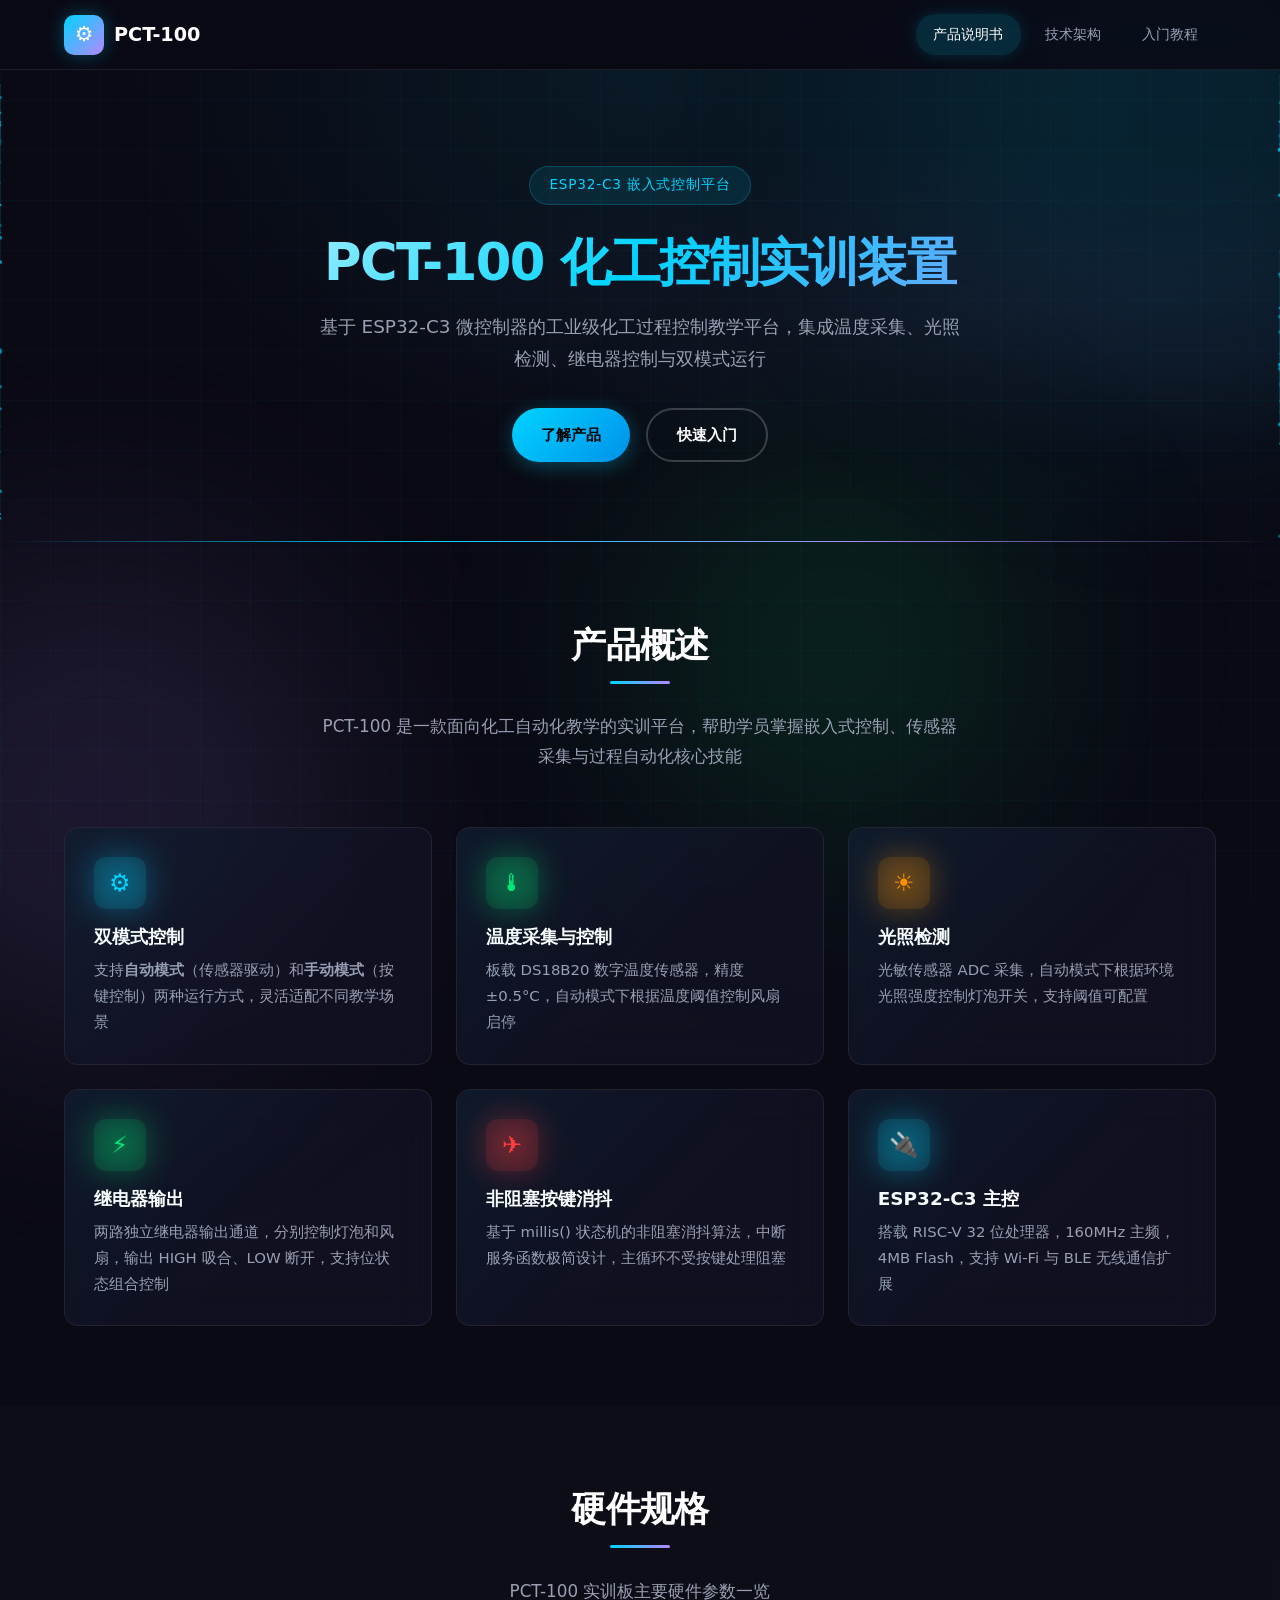
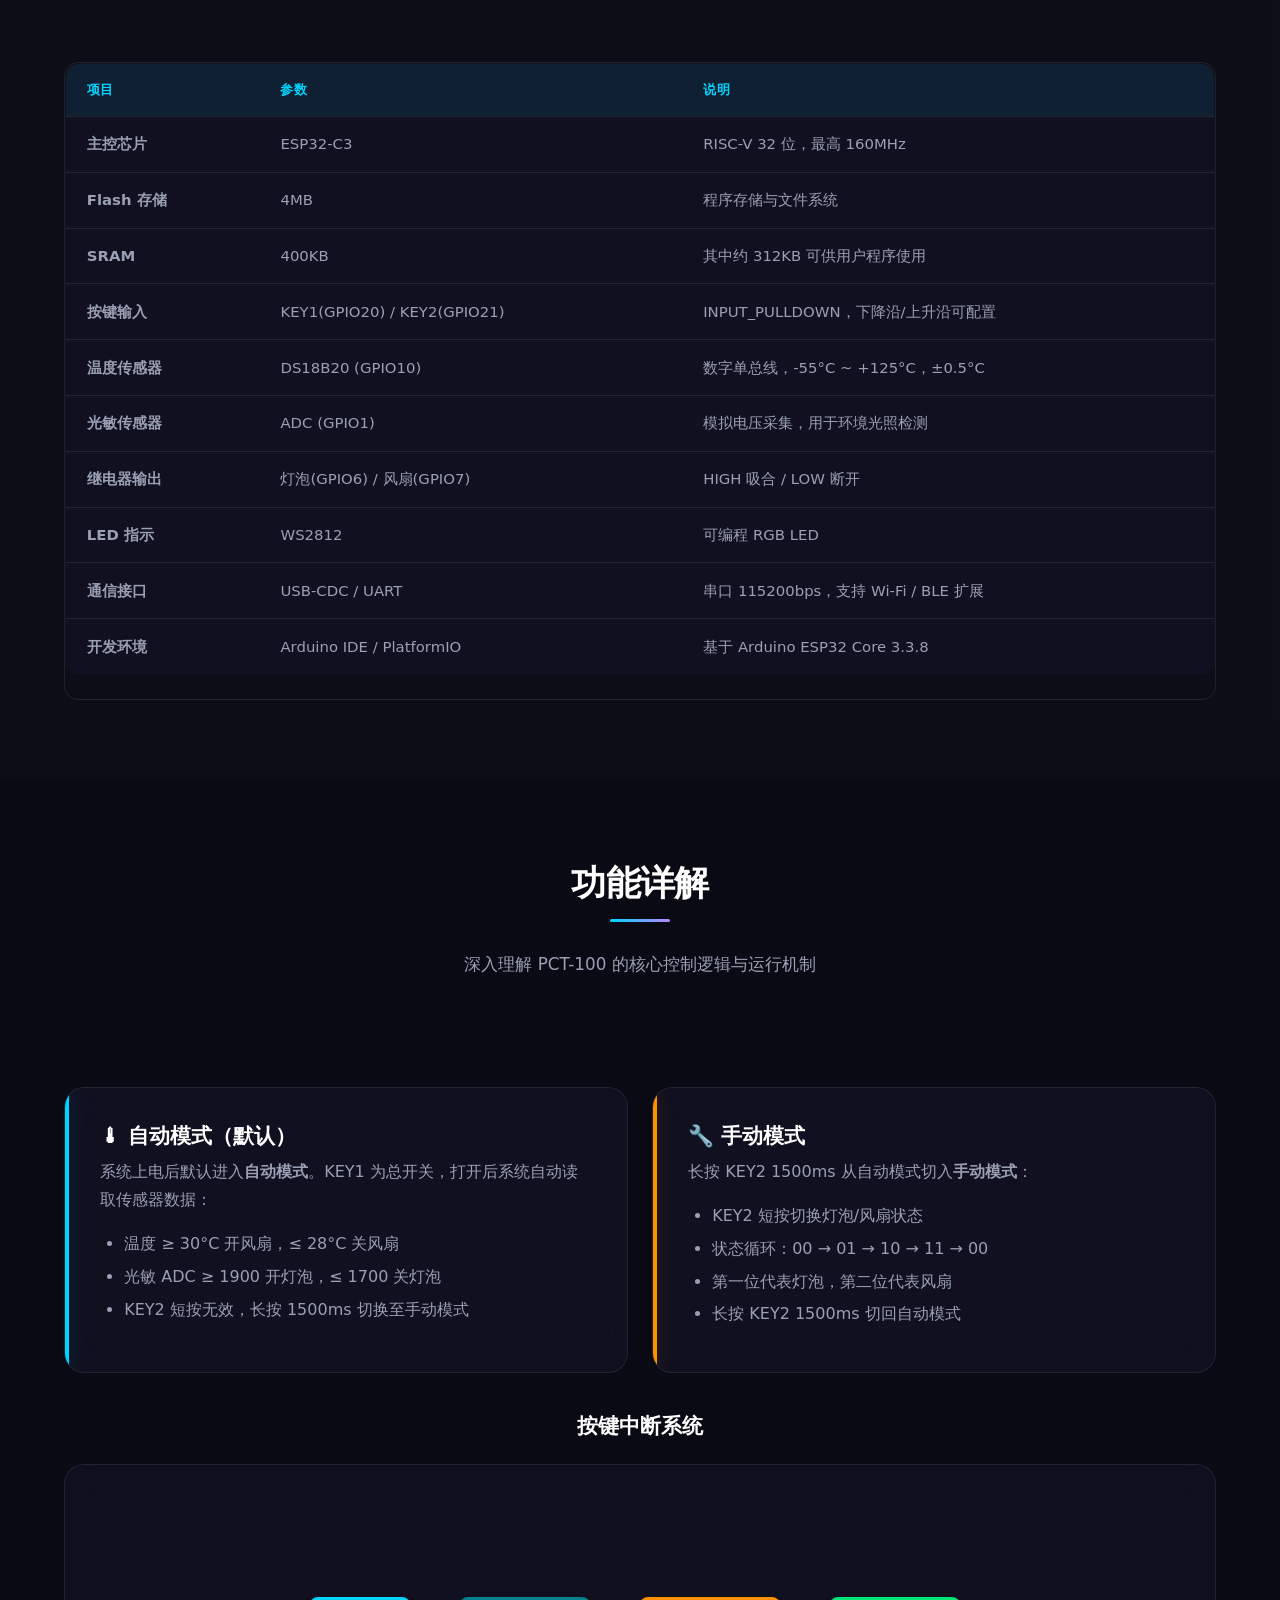
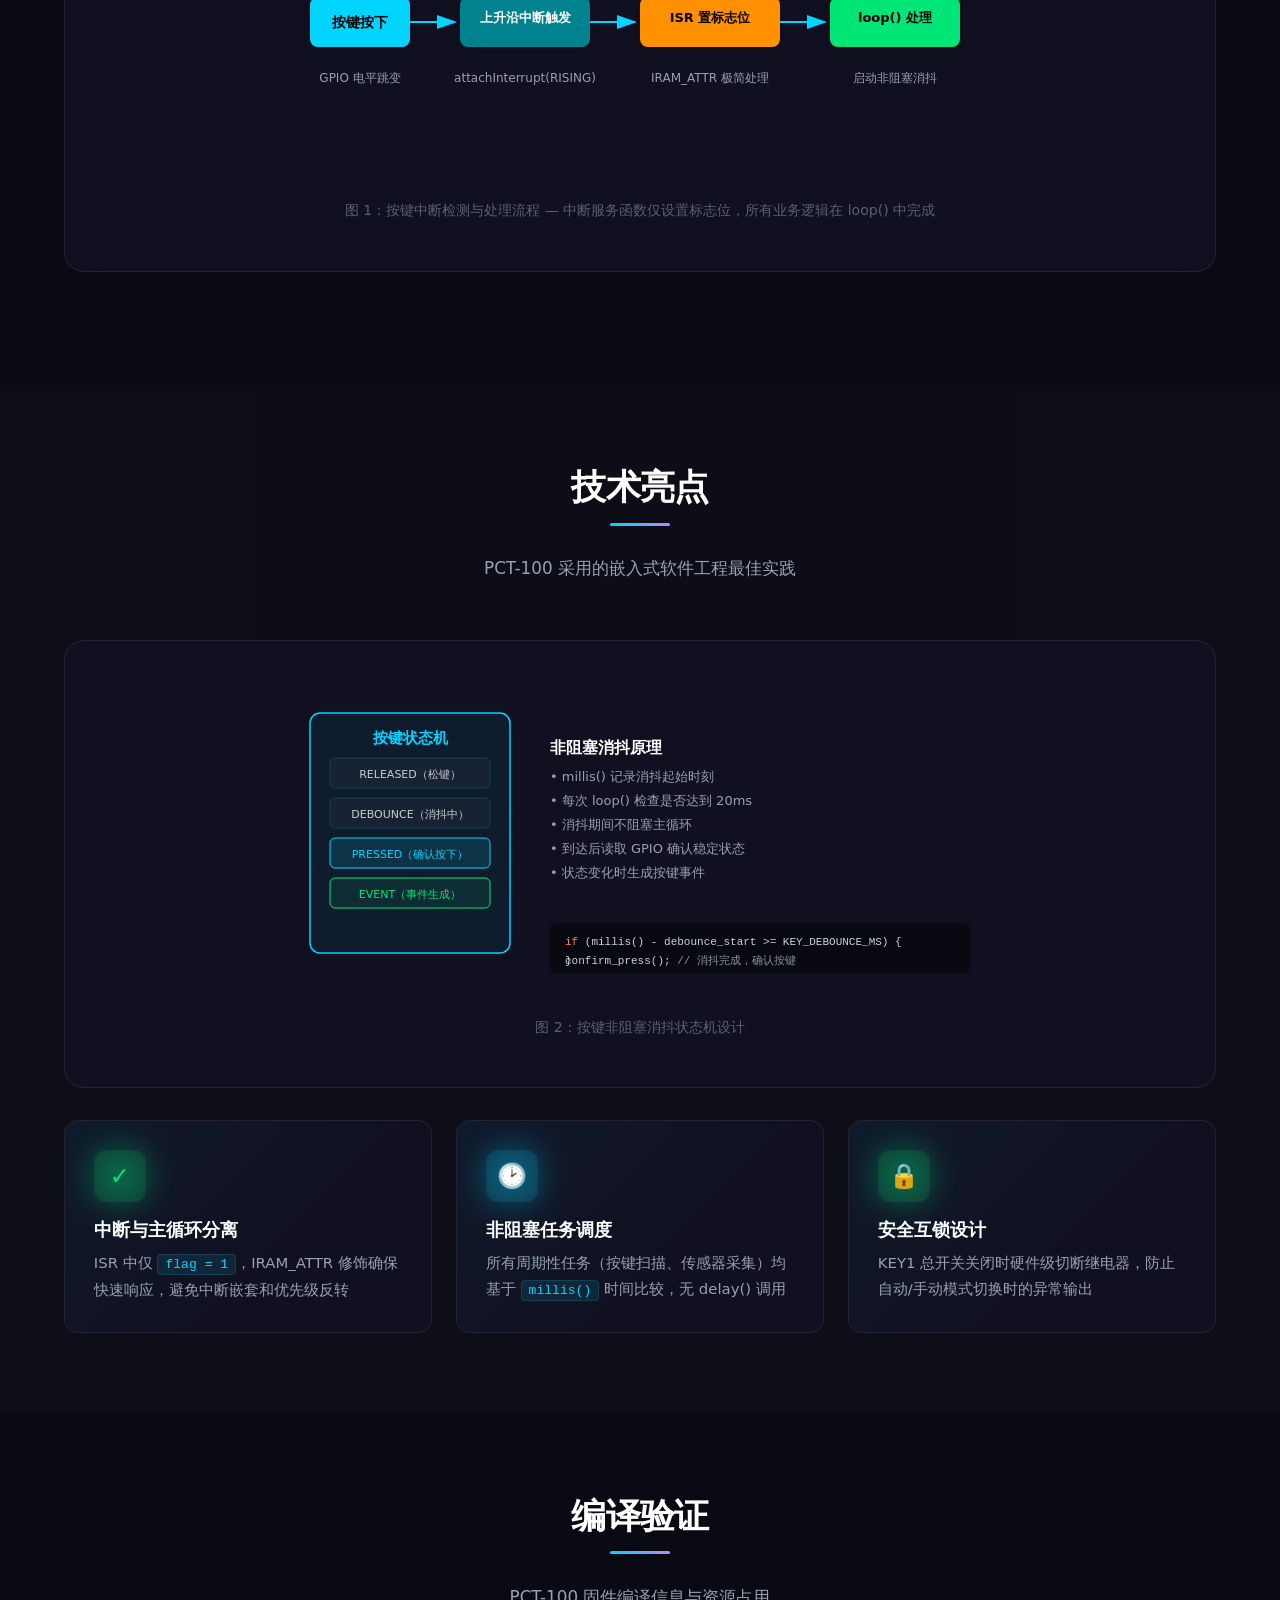
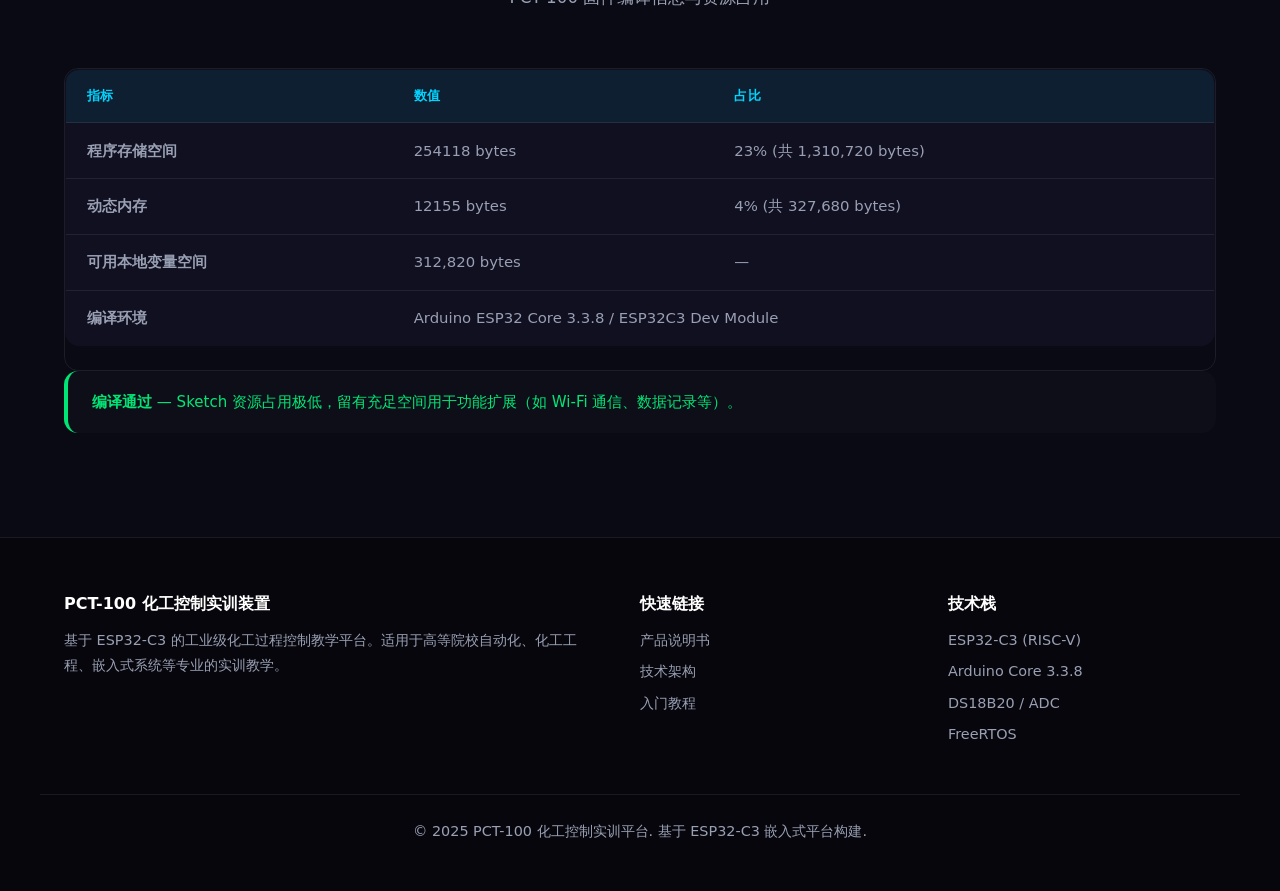
<file: index.html>
<!DOCTYPE html>
<html lang="zh-CN">
<head>
  <meta charset="UTF-8">
  <meta name="viewport" content="width=device-width, initial-scale=1.0">
  <title>PCT-100 化工控制实训装置 - 产品说明书</title>
  <link rel="stylesheet" href="css/style.css">
</head>
<body>

<!-- ======== 导航栏 ======== -->
<nav class="navbar">
  <div class="nav-inner">
    <a href="index.html" class="nav-logo">
      <span class="logo-icon">&#9881;</span>
      <span>PCT-100</span>
    </a>
    <button class="nav-toggle" id="navToggle" aria-label="菜单">
      <span></span><span></span><span></span>
    </button>
    <div class="nav-links" id="navLinks">
      <a href="index.html" class="active">产品说明书</a>
      <a href="technical.html">技术架构</a>
      <a href="tutorial.html">入门教程</a>
    </div>
  </div>
</nav>

<!-- ======== Hero ======== -->
<section class="hero">
  <div class="hero-content">
    <div class="hero-badge">ESP32-C3 嵌入式控制平台</div>
    <h1>PCT-100 化工控制实训装置</h1>
    <p class="hero-subtitle">
      基于 ESP32-C3 微控制器的工业级化工过程控制教学平台，集成温度采集、光照检测、继电器控制与双模式运行
    </p>
    <div class="hero-actions">
      <a href="#overview" class="btn btn-primary">了解产品</a>
      <a href="tutorial.html" class="btn btn-outline">快速入门</a>
    </div>
  </div>
</section>

<!-- ======== 产品概述 ======== -->
<section class="section" id="overview">
  <div class="container">
    <div class="section-header reveal">
      <h2>产品概述</h2>
      <p>PCT-100 是一款面向化工自动化教学的实训平台，帮助学员掌握嵌入式控制、传感器采集与过程自动化核心技能</p>
    </div>

    <div class="features-grid">
      <div class="card reveal-left" data-tilt>
        <div class="card-icon blue">&#9881;</div>
        <h3>双模式控制</h3>
        <p>支持<strong>自动模式</strong>（传感器驱动）和<strong>手动模式</strong>（按键控制）两种运行方式，灵活适配不同教学场景</p>
      </div>
      <div class="card reveal-left" data-tilt>
        <div class="card-icon teal">&#127777;</div>
        <h3>温度采集与控制</h3>
        <p>板载 DS18B20 数字温度传感器，精度 ±0.5°C，自动模式下根据温度阈值控制风扇启停</p>
      </div>
      <div class="card reveal-left" data-tilt>
        <div class="card-icon amber">&#9728;</div>
        <h3>光照检测</h3>
        <p>光敏传感器 ADC 采集，自动模式下根据环境光照强度控制灯泡开关，支持阈值可配置</p>
      </div>
      <div class="card reveal-right" data-tilt>
        <div class="card-icon green">&#9889;</div>
        <h3>继电器输出</h3>
        <p>两路独立继电器输出通道，分别控制灯泡和风扇，输出 HIGH 吸合、LOW 断开，支持位状态组合控制</p>
      </div>
      <div class="card reveal-right" data-tilt>
        <div class="card-icon red">&#9992;</div>
        <h3>非阻塞按键消抖</h3>
        <p>基于 millis() 状态机的非阻塞消抖算法，中断服务函数极简设计，主循环不受按键处理阻塞</p>
      </div>
      <div class="card reveal-right" data-tilt>
        <div class="card-icon blue">&#128268;</div>
        <h3>ESP32-C3 主控</h3>
        <p>搭载 RISC-V 32 位处理器，160MHz 主频，4MB Flash，支持 Wi-Fi 与 BLE 无线通信扩展</p>
      </div>
    </div>
  </div>
</section>

<!-- ======== 硬件规格 ======== -->
<section class="section section-alt" id="specs">
  <div class="container">
    <div class="section-header reveal">
      <h2>硬件规格</h2>
      <p>PCT-100 实训板主要硬件参数一览</p>
    </div>

    <div class="spec-table-wrap reveal-scale">
      <table>
        <thead>
          <tr><th>项目</th><th>参数</th><th>说明</th></tr>
        </thead>
        <tbody>
          <tr><td><strong>主控芯片</strong></td><td>ESP32-C3</td><td>RISC-V 32 位，最高 160MHz</td></tr>
          <tr><td><strong>Flash 存储</strong></td><td>4MB</td><td>程序存储与文件系统</td></tr>
          <tr><td><strong>SRAM</strong></td><td>400KB</td><td>其中约 312KB 可供用户程序使用</td></tr>
          <tr><td><strong>按键输入</strong></td><td>KEY1(GPIO20) / KEY2(GPIO21)</td><td>INPUT_PULLDOWN，下降沿/上升沿可配置</td></tr>
          <tr><td><strong>温度传感器</strong></td><td>DS18B20 (GPIO10)</td><td>数字单总线，-55°C ~ +125°C，±0.5°C</td></tr>
          <tr><td><strong>光敏传感器</strong></td><td>ADC (GPIO1)</td><td>模拟电压采集，用于环境光照检测</td></tr>
          <tr><td><strong>继电器输出</strong></td><td>灯泡(GPIO6) / 风扇(GPIO7)</td><td>HIGH 吸合 / LOW 断开</td></tr>
          <tr><td><strong>LED 指示</strong></td><td>WS2812</td><td>可编程 RGB LED</td></tr>
          <tr><td><strong>通信接口</strong></td><td>USB-CDC / UART</td><td>串口 115200bps，支持 Wi-Fi / BLE 扩展</td></tr>
          <tr><td><strong>开发环境</strong></td><td>Arduino IDE / PlatformIO</td><td>基于 Arduino ESP32 Core 3.3.8</td></tr>
        </tbody>
      </table>
    </div>
  </div>
</section>

<!-- ======== 功能详解 ======== -->
<section class="section" id="functions">
  <div class="container">
    <div class="section-header reveal">
      <h2>功能详解</h2>
      <p>深入理解 PCT-100 的核心控制逻辑与运行机制</p>
    </div>

    <!-- 运行模式对比 -->
    <h3 class="reveal" style="text-align:center;margin-bottom:1.5rem;">运行模式对比</h3>
    <div class="modes-grid">
      <div class="mode-card auto reveal-left">
        <h3>&#127777; 自动模式（默认）</h3>
        <p>系统上电后默认进入<strong>自动模式</strong>。KEY1 为总开关，打开后系统自动读取传感器数据：</p>
        <ul style="list-style:disc;padding-left:1.5rem;margin:0.5rem 0;">
          <li>温度 &ge; 30°C 开风扇，&le; 28°C 关风扇</li>
          <li>光敏 ADC &ge; 1900 开灯泡，&le; 1700 关灯泡</li>
          <li>KEY2 短按无效，长按 1500ms 切换至手动模式</li>
        </ul>
      </div>
      <div class="mode-card manual reveal-right">
        <h3>&#128295; 手动模式</h3>
        <p>长按 KEY2 1500ms 从自动模式切入<strong>手动模式</strong>：</p>
        <ul style="list-style:disc;padding-left:1.5rem;margin:0.5rem 0;">
          <li>KEY2 短按切换灯泡/风扇状态</li>
          <li>状态循环：00 &rarr; 01 &rarr; 10 &rarr; 11 &rarr; 00</li>
          <li>第一位代表灯泡，第二位代表风扇</li>
          <li>长按 KEY2 1500ms 切回自动模式</li>
        </ul>
      </div>
    </div>

    <!-- 按键系统 -->
    <h3 class="reveal" style="text-align:center;margin:2.5rem 0 1.5rem;">按键中断系统</h3>
    <div class="img-container reveal-scale">
      <svg width="720" height="280" viewBox="0 0 720 280" xmlns="http://www.w3.org/2000/svg">
        <defs>
          <marker id="arrowBlue" markerWidth="10" markerHeight="7" refX="9" refY="3.5" orient="auto">
            <polygon points="0 0, 10 3.5, 0 7" fill="#00d4ff"/>
          </marker>
          <filter id="shadow1"><feDropShadow dx="0" dy="2" stdDeviation="3" flood-opacity="0.15"/></filter>
        </defs>
        <!-- 按键按下 -->
        <rect x="30" y="100" width="100" height="50" rx="8" fill="#00d4ff" filter="url(#shadow1)"/>
        <text x="80" y="130" fill="#000" text-anchor="middle" font-size="14" font-weight="600">按键按下</text>
        <!-- 箭头 -->
        <line x1="130" y1="125" x2="175" y2="125" stroke="#00d4ff" stroke-width="2" marker-end="url(#arrowBlue)"/>
        <!-- 上升沿中断 -->
        <rect x="180" y="100" width="130" height="50" rx="8" fill="#00838f" filter="url(#shadow1)"/>
        <text x="245" y="125" fill="#fff" text-anchor="middle" font-size="13" font-weight="600">上升沿中断触发</text>
        <line x1="310" y1="125" x2="355" y2="125" stroke="#00d4ff" stroke-width="2" marker-end="url(#arrowBlue)"/>
        <!-- ISR -->
        <rect x="360" y="100" width="140" height="50" rx="8" fill="#ff9100" filter="url(#shadow1)"/>
        <text x="430" y="125" fill="#000" text-anchor="middle" font-size="13" font-weight="600">ISR 置标志位</text>
        <line x1="500" y1="125" x2="545" y2="125" stroke="#00d4ff" stroke-width="2" marker-end="url(#arrowBlue)"/>
        <!-- loop处理 -->
        <rect x="550" y="100" width="130" height="50" rx="8" fill="#00e676" filter="url(#shadow1)"/>
        <text x="615" y="125" fill="#000" text-anchor="middle" font-size="13" font-weight="600">loop() 处理</text>
        <!-- 标注 -->
        <text x="80" y="185" text-anchor="middle" fill="#9aa0b4" font-size="12">GPIO 电平跳变</text>
        <text x="245" y="185" text-anchor="middle" fill="#9aa0b4" font-size="12">attachInterrupt(RISING)</text>
        <text x="430" y="185" text-anchor="middle" fill="#9aa0b4" font-size="12">IRAM_ATTR 极简处理</text>
        <text x="615" y="185" text-anchor="middle" fill="#9aa0b4" font-size="12">启动非阻塞消抖</text>
      </svg>
      <p class="img-caption">图 1：按键中断检测与处理流程 — 中断服务函数仅设置标志位，所有业务逻辑在 loop() 中完成</p>
    </div>
  </div>
</section>

<!-- ======== 技术亮点 ======== -->
<section class="section section-alt" id="highlights">
  <div class="container">
    <div class="section-header reveal">
      <h2>技术亮点</h2>
      <p>PCT-100 采用的嵌入式软件工程最佳实践</p>
    </div>

    <div class="img-container reveal-scale">
      <svg width="700" height="320" viewBox="0 0 700 320" xmlns="http://www.w3.org/2000/svg">
        <filter id="shadow2"><feDropShadow dx="0" dy="2" stdDeviation="3" flood-opacity="0.1"/></filter>
        <!-- 状态机 -->
        <rect x="20" y="40" width="200" height="240" rx="10" fill="rgba(0,212,255,0.06)" stroke="#00d4ff" stroke-width="1.5"/>
        <text x="120" y="70" text-anchor="middle" fill="#00d4ff" font-size="15" font-weight="700">按键状态机</text>
        <rect x="40" y="85" width="160" height="30" rx="5" fill="rgba(255,255,255,0.03)" stroke="rgba(0,212,255,0.2)"/>
        <text x="120" y="105" text-anchor="middle" fill="#ccc" font-size="11">RELEASED（松键）</text>
        <rect x="40" y="125" width="160" height="30" rx="5" fill="rgba(255,255,255,0.03)" stroke="rgba(0,212,255,0.2)"/>
        <text x="120" y="145" text-anchor="middle" fill="#ccc" font-size="11">DEBOUNCE（消抖中）</text>
        <rect x="40" y="165" width="160" height="30" rx="5" fill="rgba(0,212,255,0.12)" stroke="#00d4ff"/>
        <text x="120" y="185" text-anchor="middle" fill="#00d4ff" font-size="11">PRESSED（确认按下）</text>
        <rect x="40" y="205" width="160" height="30" rx="5" fill="rgba(0,230,118,0.08)" stroke="#00e676"/>
        <text x="120" y="225" text-anchor="middle" fill="#00e676" font-size="11">EVENT（事件生成）</text>

        <!-- 右侧说明 -->
        <text x="260" y="80" fill="#fff" font-size="16" font-weight="700">非阻塞消抖原理</text>
        <text x="260" y="108" fill="#9aa0b4" font-size="13">
          <tspan x="260" dy="0">• millis() 记录消抖起始时刻</tspan>
          <tspan x="260" dy="24">• 每次 loop() 检查是否达到 20ms</tspan>
          <tspan x="260" dy="24">• 消抖期间不阻塞主循环</tspan>
          <tspan x="260" dy="24">• 到达后读取 GPIO 确认稳定状态</tspan>
          <tspan x="260" dy="24">• 状态变化时生成按键事件</tspan>
        </text>

        <!-- 代码示例 -->
        <rect x="260" y="250" width="420" height="50" rx="6" fill="rgba(0,0,0,0.5)"/>
        <text fill="#c9d1d9" font-size="11" font-family="Consolas,monospace">
          <tspan x="275" y="272" fill="#ff7b72">if</tspan>
          <tspan y="272" fill="#c9d1d9"> (millis() - debounce_start &gt;= KEY_DEBOUNCE_MS) {</tspan>
          <tspan x="275" y="291" fill="#c9d1d9">  confirm_press();  </tspan>
          <tspan y="291" fill="#8b949e">// 消抖完成，确认按键</tspan>
          <tspan x="275" y="291" fill="#c9d1d9">}</tspan>
        </text>
      </svg>
      <p class="img-caption">图 2：按键非阻塞消抖状态机设计</p>
    </div>

    <div class="features-grid" style="margin-top:2rem;">
      <div class="card reveal-left" data-tilt>
        <div class="card-icon green">&#10003;</div>
        <h3>中断与主循环分离</h3>
        <p>ISR 中仅 <code>flag = 1</code>，IRAM_ATTR 修饰确保快速响应，避免中断嵌套和优先级反转</p>
      </div>
      <div class="card reveal-left" data-tilt>
        <div class="card-icon blue">&#128337;</div>
        <h3>非阻塞任务调度</h3>
        <p>所有周期性任务（按键扫描、传感器采集）均基于 <code>millis()</code> 时间比较，无 delay() 调用</p>
      </div>
      <div class="card reveal-right" data-tilt>
        <div class="card-icon teal">&#128274;</div>
        <h3>安全互锁设计</h3>
        <p>KEY1 总开关关闭时硬件级切断继电器，防止自动/手动模式切换时的异常输出</p>
      </div>
    </div>
  </div>
</section>

<!-- ======== 编译与程序信息 ======== -->
<section class="section" id="build">
  <div class="container">
    <div class="section-header reveal">
      <h2>编译验证</h2>
      <p>PCT-100 固件编译信息与资源占用</p>
    </div>

    <div class="spec-table-wrap reveal-scale">
      <table>
        <thead>
          <tr><th>指标</th><th>数值</th><th>占比</th></tr>
        </thead>
        <tbody>
          <tr><td><strong>程序存储空间</strong></td><td><span class="stat-number" data-target="310668">0</span> bytes</td><td>23% (共 1,310,720 bytes)</td></tr>
          <tr><td><strong>动态内存</strong></td><td><span class="stat-number" data-target="14860">0</span> bytes</td><td>4% (共 327,680 bytes)</td></tr>
          <tr><td><strong>可用本地变量空间</strong></td><td>312,820 bytes</td><td>—</td></tr>
          <tr><td><strong>编译环境</strong></td><td colspan="2">Arduino ESP32 Core 3.3.8 / ESP32C3 Dev Module</td></tr>
        </tbody>
      </table>
    </div>

    <div class="callout success reveal">
      <strong>编译通过</strong> — Sketch 资源占用极低，留有充足空间用于功能扩展（如 Wi-Fi 通信、数据记录等）。
    </div>
  </div>
</section>

<!-- ======== 页脚 ======== -->
<footer class="footer">
  <div class="footer-grid">
    <div>
      <h4>PCT-100 化工控制实训装置</h4>
      <p>基于 ESP32-C3 的工业级化工过程控制教学平台。适用于高等院校自动化、化工工程、嵌入式系统等专业的实训教学。</p>
    </div>
    <div>
      <h4>快速链接</h4>
      <ul>
        <li><a href="index.html">产品说明书</a></li>
        <li><a href="technical.html">技术架构</a></li>
        <li><a href="tutorial.html">入门教程</a></li>
      </ul>
    </div>
    <div>
      <h4>技术栈</h4>
      <ul>
        <li>ESP32-C3 (RISC-V)</li>
        <li>Arduino Core 3.3.8</li>
        <li>DS18B20 / ADC</li>
        <li>FreeRTOS</li>
      </ul>
    </div>
  </div>
  <div class="footer-bottom">
    <p>&copy; 2025 PCT-100 化工控制实训平台. 基于 ESP32-C3 嵌入式平台构建.</p>
  </div>
</footer>

<script src="js/main.js"></script>
</body>
</html>
</file>
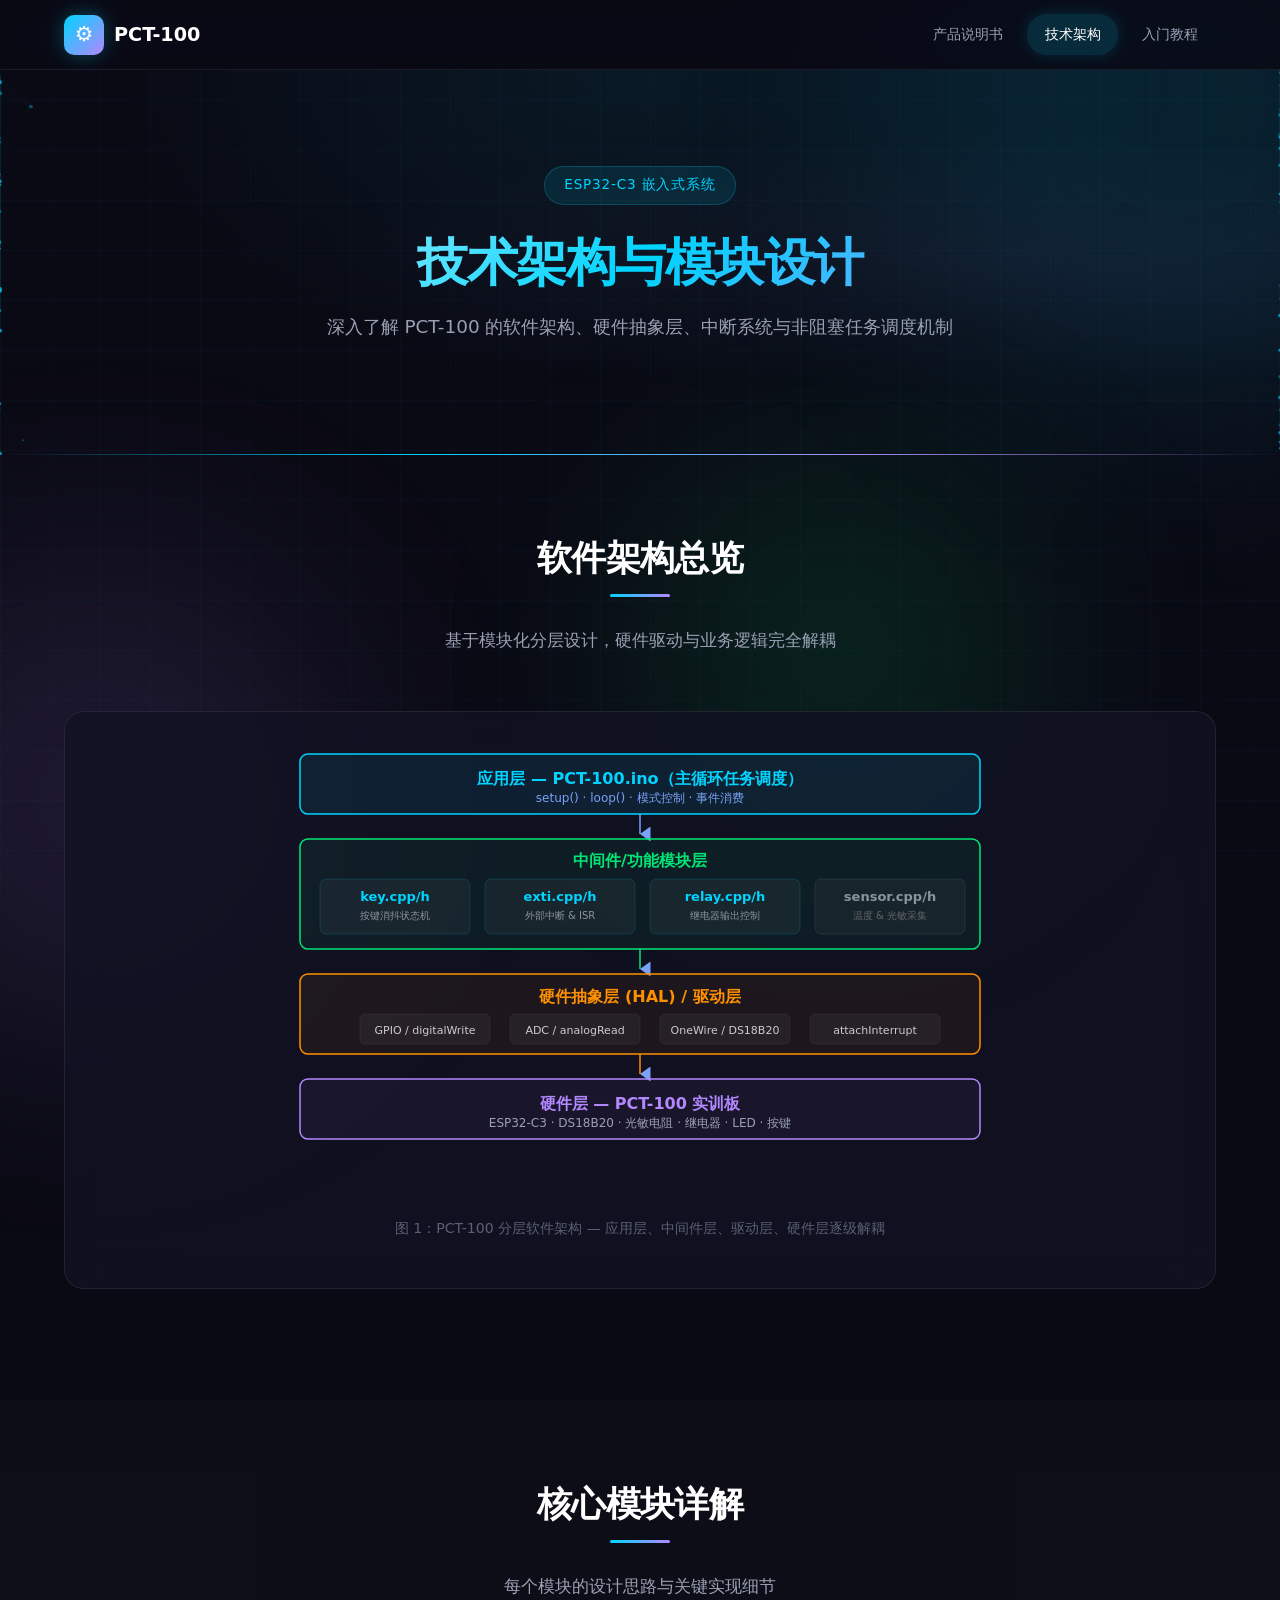
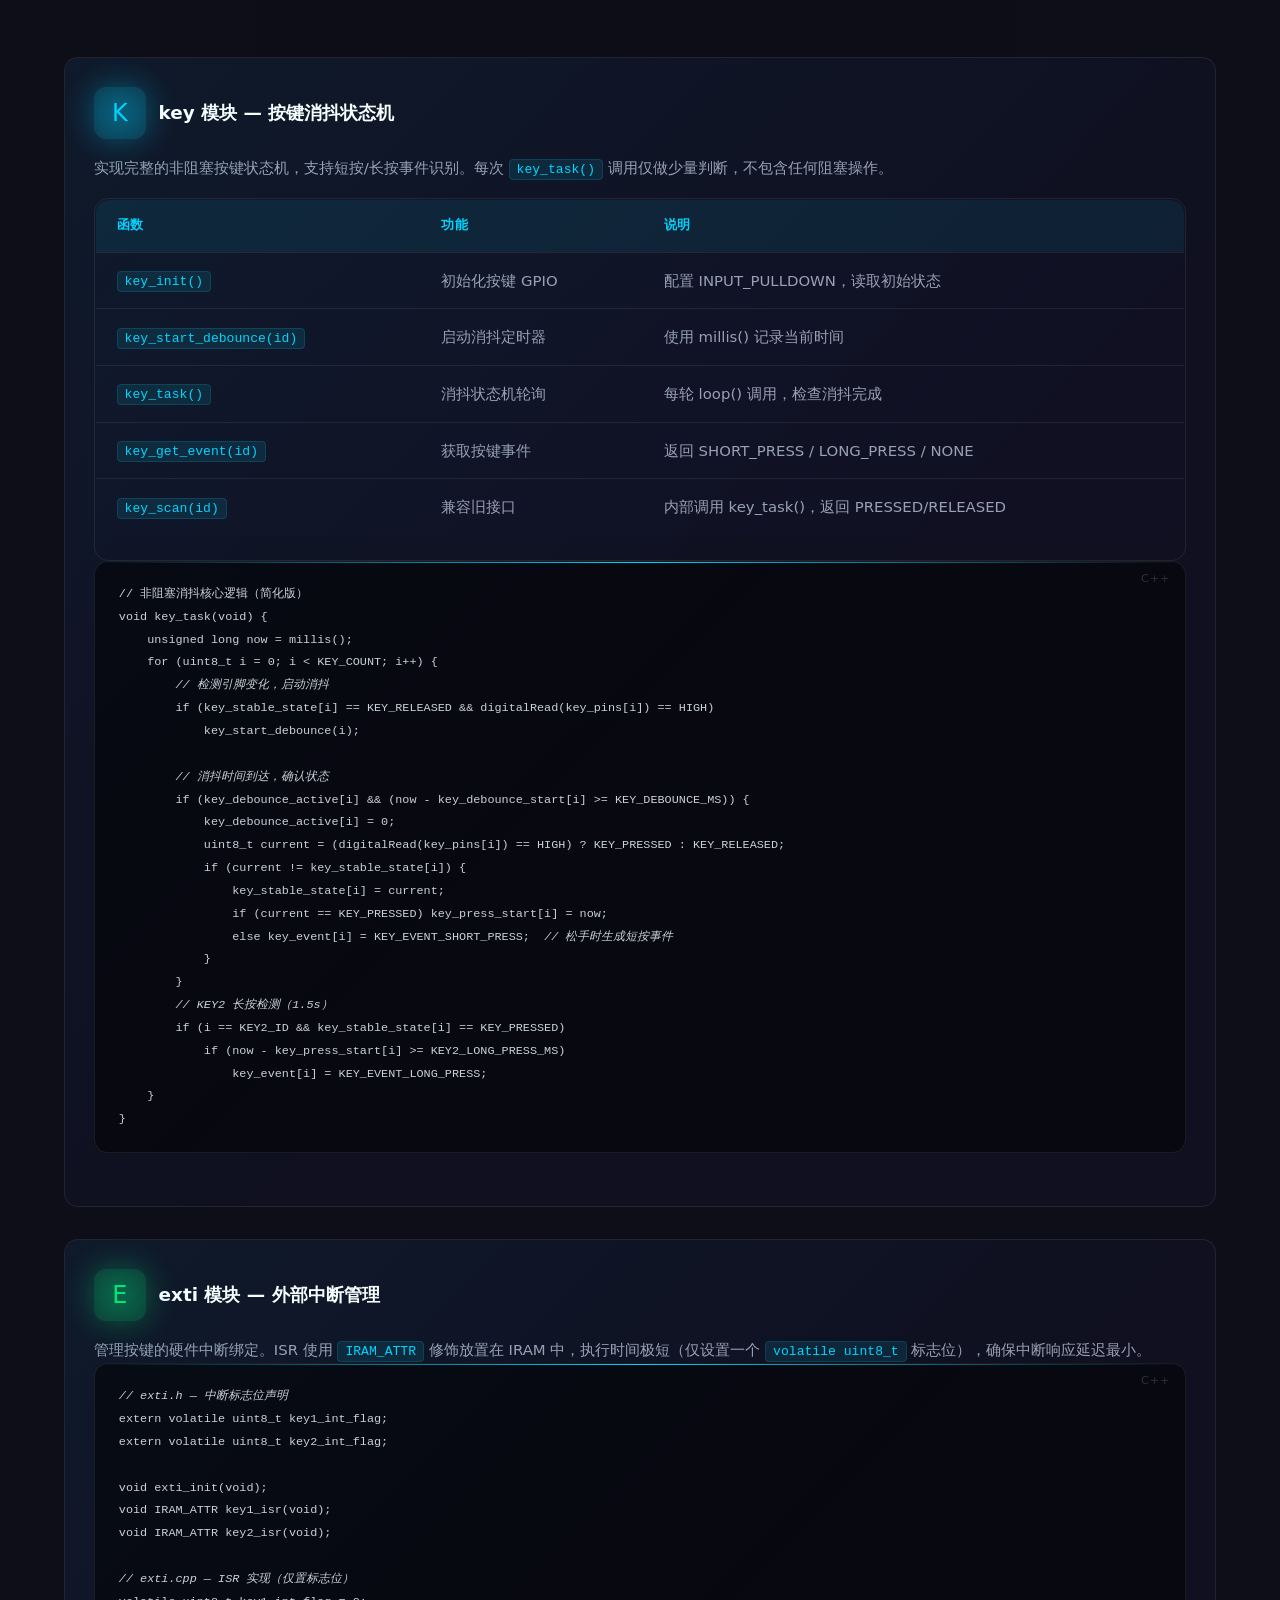
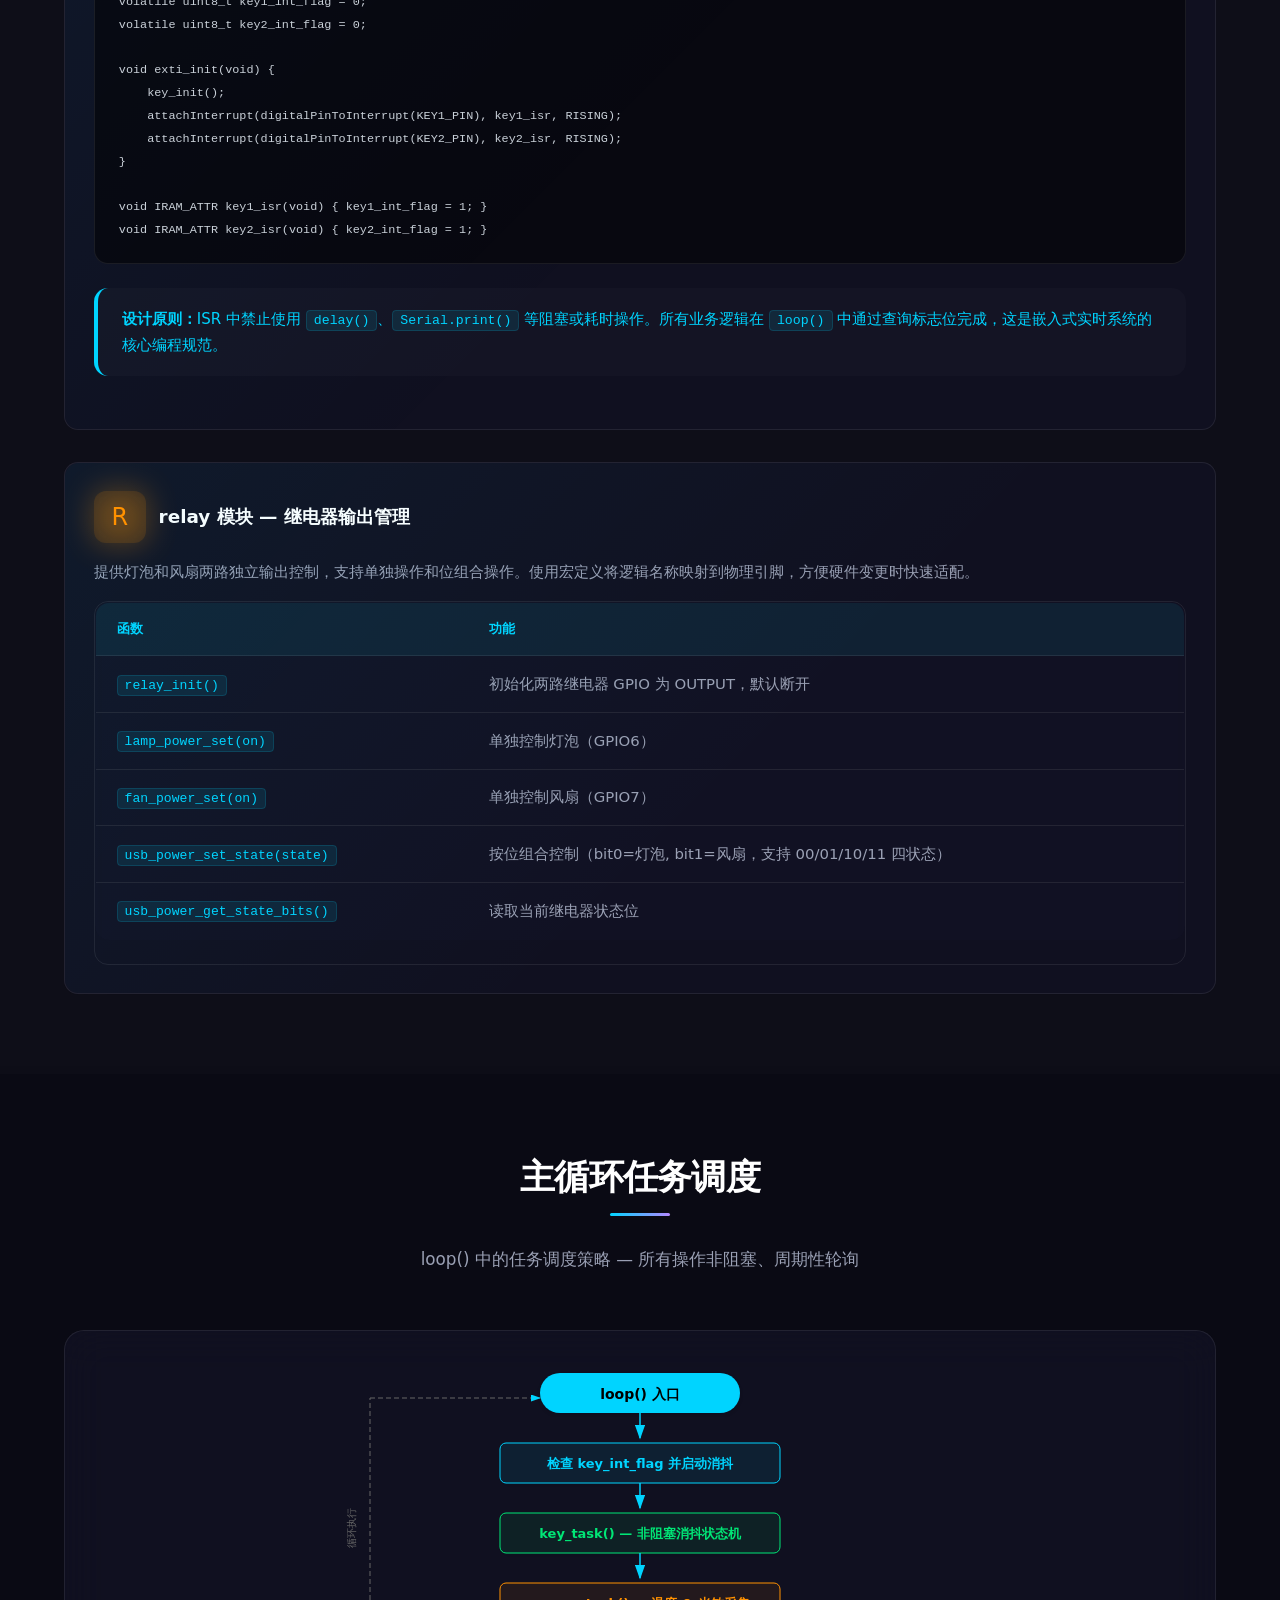
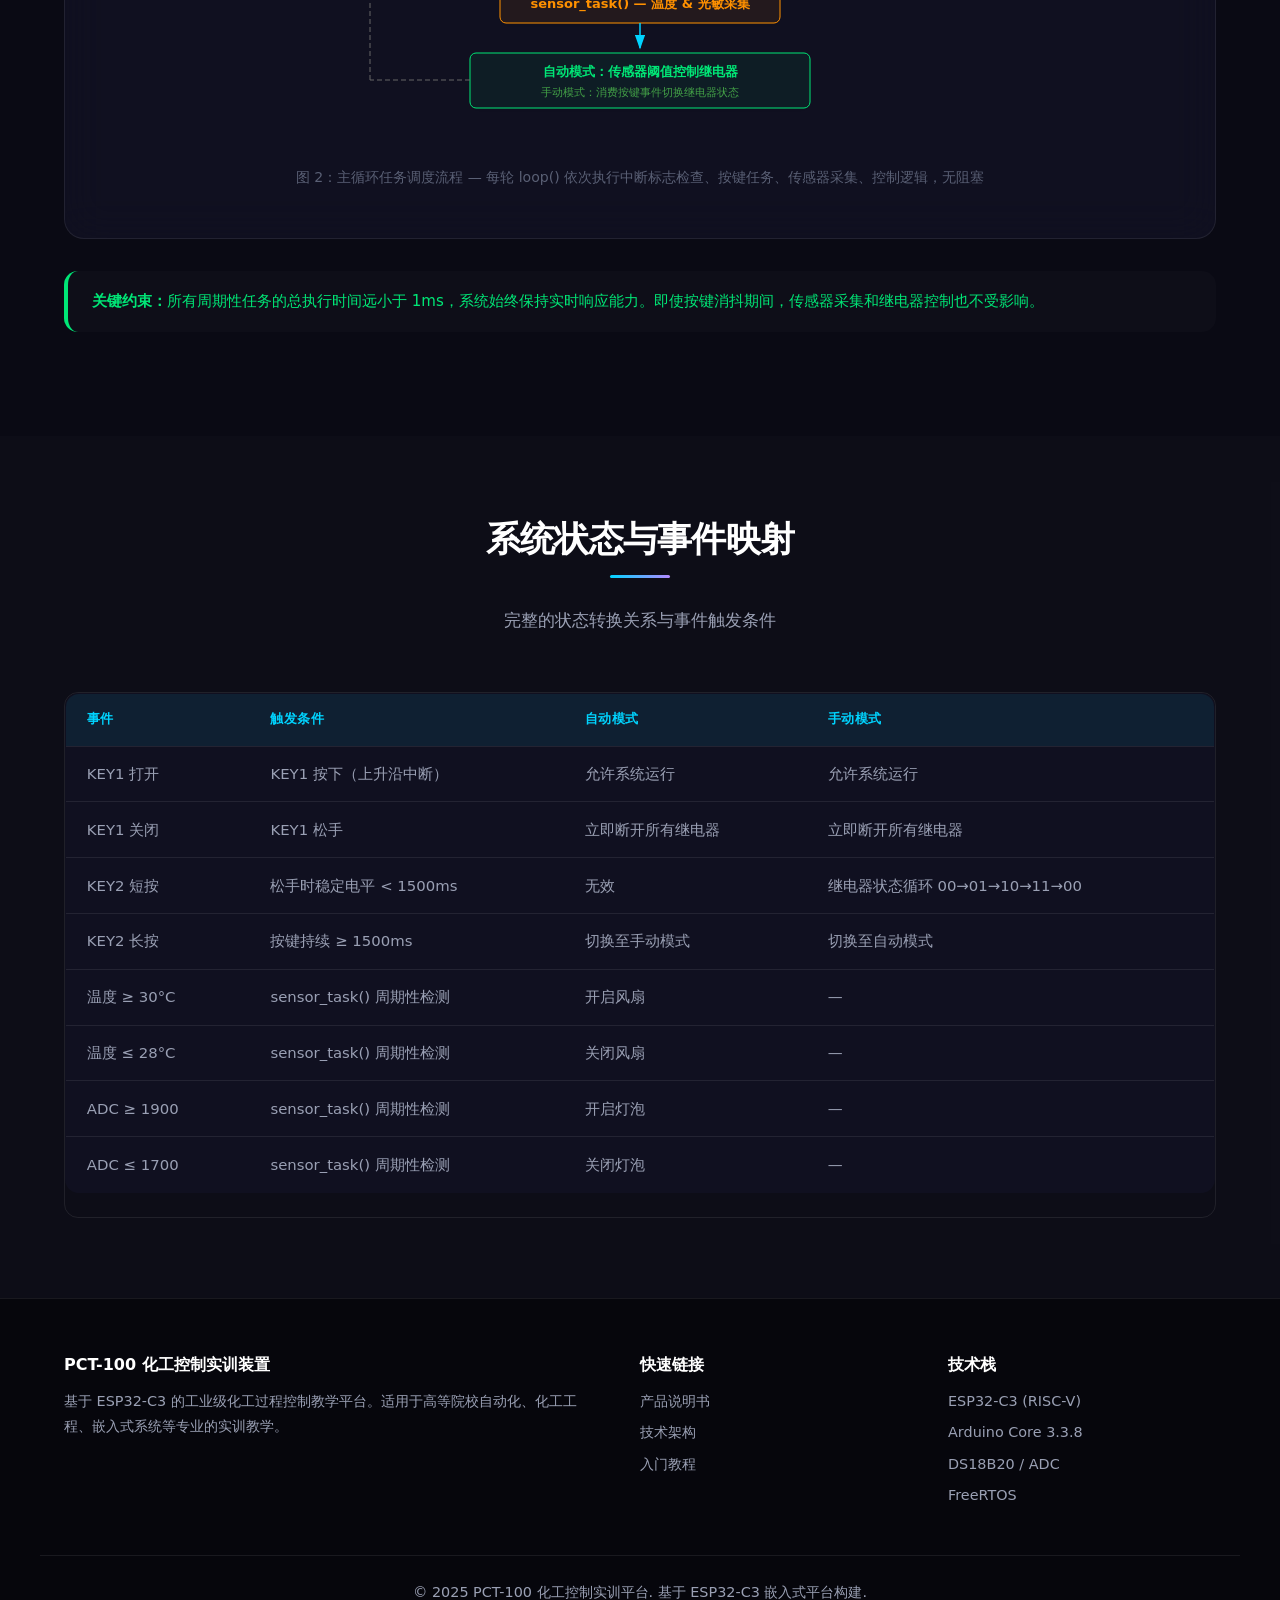
<file: technical.html>
<!DOCTYPE html>
<html lang="zh-CN">
<head>
  <meta charset="UTF-8">
  <meta name="viewport" content="width=device-width, initial-scale=1.0">
  <title>技术架构 - PCT-100 化工控制实训装置</title>
  <link rel="stylesheet" href="css/style.css">
</head>
<body>

<!-- ======== 导航栏 ======== -->
<nav class="navbar">
  <div class="nav-inner">
    <a href="index.html" class="nav-logo">
      <span class="logo-icon">&#9881;</span>
      <span>PCT-100</span>
    </a>
    <button class="nav-toggle" id="navToggle" aria-label="菜单">
      <span></span><span></span><span></span>
    </button>
    <div class="nav-links" id="navLinks">
      <a href="index.html">产品说明书</a>
      <a href="technical.html" class="active">技术架构</a>
      <a href="tutorial.html">入门教程</a>
    </div>
  </div>
</nav>

<!-- ======== Hero ======== -->
<section class="hero">
  <div class="hero-content">
    <div class="hero-badge">ESP32-C3 嵌入式系统</div>
    <h1>技术架构与模块设计</h1>
    <p class="hero-subtitle">
      深入了解 PCT-100 的软件架构、硬件抽象层、中断系统与非阻塞任务调度机制
    </p>
  </div>
</section>

<!-- ======== 软件架构总览 ======== -->
<section class="section" id="architecture">
  <div class="container">
    <div class="section-header reveal">
      <h2>软件架构总览</h2>
      <p>基于模块化分层设计，硬件驱动与业务逻辑完全解耦</p>
    </div>

    <div class="img-container reveal-scale">
      <svg width="720" height="450" viewBox="0 0 720 450" xmlns="http://www.w3.org/2000/svg">
        <filter id="s1"><feDropShadow dx="0" dy="2" stdDeviation="3" flood-opacity="0.1"/></filter>
        <!-- 应用层 -->
        <rect x="20" y="10" width="680" height="60" rx="8" fill="rgba(0,212,255,0.08)" stroke="#00d4ff" stroke-width="1.5"/>
        <text x="360" y="40" text-anchor="middle" fill="#00d4ff" font-size="16" font-weight="700">应用层 — PCT-100.ino（主循环任务调度）</text>
        <text x="360" y="58" text-anchor="middle" fill="#7aa2f7" font-size="12">setup() · loop() · 模式控制 · 事件消费</text>
        <line x1="360" y1="70" x2="360" y2="90" stroke="#7aa2f7" stroke-width="1.5" marker-end="url(#arrowDown)"/>

        <!-- 中间件层 -->
        <rect x="20" y="95" width="680" height="110" rx="8" fill="rgba(0,230,118,0.06)" stroke="#00e676" stroke-width="1.5"/>
        <text x="360" y="122" text-anchor="middle" fill="#00e676" font-size="16" font-weight="700">中间件/功能模块层</text>

        <rect x="40" y="135" width="150" height="55" rx="6" fill="rgba(255,255,255,0.04)" filter="url(#s1)" stroke="rgba(0,212,255,0.15)"/>
        <text x="115" y="157" text-anchor="middle" fill="#00d4ff" font-size="13" font-weight="600">key.cpp/h</text>
        <text x="115" y="175" text-anchor="middle" fill="#8b949e" font-size="10">按键消抖状态机</text>

        <rect x="205" y="135" width="150" height="55" rx="6" fill="rgba(255,255,255,0.04)" filter="url(#s1)" stroke="rgba(0,212,255,0.15)"/>
        <text x="280" y="157" text-anchor="middle" fill="#00d4ff" font-size="13" font-weight="600">exti.cpp/h</text>
        <text x="280" y="175" text-anchor="middle" fill="#8b949e" font-size="10">外部中断 & ISR</text>

        <rect x="370" y="135" width="150" height="55" rx="6" fill="rgba(255,255,255,0.04)" filter="url(#s1)" stroke="rgba(0,212,255,0.15)"/>
        <text x="445" y="157" text-anchor="middle" fill="#00d4ff" font-size="13" font-weight="600">relay.cpp/h</text>
        <text x="445" y="175" text-anchor="middle" fill="#8b949e" font-size="10">继电器输出控制</text>

        <rect x="535" y="135" width="150" height="55" rx="6" fill="rgba(255,255,255,0.03)" stroke="rgba(255,255,255,0.08)"/>
        <text x="610" y="157" text-anchor="middle" fill="#8b949e" font-size="13" font-weight="600">sensor.cpp/h</text>
        <text x="610" y="175" text-anchor="middle" fill="#666" font-size="10">温度 & 光敏采集</text>

        <line x1="360" y1="205" x2="360" y2="225" stroke="#00e676" stroke-width="1.5" marker-end="url(#arrowDown)"/>

        <!-- 驱动层 -->
        <rect x="20" y="230" width="680" height="80" rx="8" fill="rgba(255,145,0,0.06)" stroke="#ff9100" stroke-width="1.5"/>
        <text x="360" y="258" text-anchor="middle" fill="#ff9100" font-size="16" font-weight="700">硬件抽象层 (HAL) / 驱动层</text>

        <rect x="80" y="270" width="130" height="30" rx="5" fill="rgba(255,255,255,0.04)" filter="url(#s1)" stroke="rgba(255,255,255,0.06)"/>
        <text x="145" y="290" text-anchor="middle" fill="#ccc" font-size="11">GPIO / digitalWrite</text>

        <rect x="230" y="270" width="130" height="30" rx="5" fill="rgba(255,255,255,0.04)" filter="url(#s1)" stroke="rgba(255,255,255,0.06)"/>
        <text x="295" y="290" text-anchor="middle" fill="#ccc" font-size="11">ADC / analogRead</text>

        <rect x="380" y="270" width="130" height="30" rx="5" fill="rgba(255,255,255,0.04)" filter="url(#s1)" stroke="rgba(255,255,255,0.06)"/>
        <text x="445" y="290" text-anchor="middle" fill="#ccc" font-size="11">OneWire / DS18B20</text>

        <rect x="530" y="270" width="130" height="30" rx="5" fill="rgba(255,255,255,0.04)" filter="url(#s1)" stroke="rgba(255,255,255,0.06)"/>
        <text x="595" y="290" text-anchor="middle" fill="#ccc" font-size="11">attachInterrupt</text>

        <line x1="360" y1="310" x2="360" y2="330" stroke="#ff9100" stroke-width="1.5" marker-end="url(#arrowDown)"/>

        <!-- 硬件层 -->
        <rect x="20" y="335" width="680" height="60" rx="8" fill="rgba(179,136,255,0.06)" stroke="#b388ff" stroke-width="1.5"/>
        <text x="360" y="365" text-anchor="middle" fill="#b388ff" font-size="16" font-weight="700">硬件层 — PCT-100 实训板</text>
        <text x="360" y="383" text-anchor="middle" fill="#9aa0b4" font-size="12">ESP32-C3 · DS18B20 · 光敏电阻 · 继电器 · LED · 按键</text>

        <!-- 箭头定义 -->
        <defs>
          <marker id="arrowDown" markerWidth="10" markerHeight="7" refX="5" refY="7" orient="auto">
            <polygon points="0 0, 10 0, 5 7" fill="#7aa2f7"/>
          </marker>
        </defs>
      </svg>
      <p class="img-caption">图 1：PCT-100 分层软件架构 — 应用层、中间件层、驱动层、硬件层逐级解耦</p>
    </div>
  </div>
</section>

<!-- ======== 核心模块详解 ======== -->
<section class="section section-alt" id="modules">
  <div class="container">
    <div class="section-header reveal">
      <h2>核心模块详解</h2>
      <p>每个模块的设计思路与关键实现细节</p>
    </div>

    <!-- key 模块 -->
    <div class="card reveal-left" data-tilt style="margin-bottom:2rem;">
      <div style="display:flex;align-items:center;gap:0.8rem;margin-bottom:1rem;">
        <div class="card-icon blue" style="margin-bottom:0;">K</div>
        <h3 style="margin:0;">key 模块 — 按键消抖状态机</h3>
      </div>
      <p>实现完整的非阻塞按键状态机，支持短按/长按事件识别。每次 <code>key_task()</code> 调用仅做少量判断，不包含任何阻塞操作。</p>
      <div class="spec-table-wrap" style="margin-top:1rem;">
        <table>
          <thead><tr><th>函数</th><th>功能</th><th>说明</th></tr></thead>
          <tbody>
            <tr><td><code>key_init()</code></td><td>初始化按键 GPIO</td><td>配置 INPUT_PULLDOWN，读取初始状态</td></tr>
            <tr><td><code>key_start_debounce(id)</code></td><td>启动消抖定时器</td><td>使用 millis() 记录当前时间</td></tr>
            <tr><td><code>key_task()</code></td><td>消抖状态机轮询</td><td>每轮 loop() 调用，检查消抖完成</td></tr>
            <tr><td><code>key_get_event(id)</code></td><td>获取按键事件</td><td>返回 SHORT_PRESS / LONG_PRESS / NONE</td></tr>
            <tr><td><code>key_scan(id)</code></td><td>兼容旧接口</td><td>内部调用 key_task()，返回 PRESSED/RELEASED</td></tr>
          </tbody>
        </table>
      </div>
      <div class="code-block">
        <span class="code-lang">C++</span>
        <pre><code>// 非阻塞消抖核心逻辑（简化版）
void key_task(void) {
    unsigned long now = millis();
    for (uint8_t i = 0; i &lt; KEY_COUNT; i++) {
        <em>// 检测引脚变化，启动消抖</em>
        if (key_stable_state[i] == KEY_RELEASED &amp;&amp; digitalRead(key_pins[i]) == HIGH)
            key_start_debounce(i);

        <em>// 消抖时间到达，确认状态</em>
        if (key_debounce_active[i] &amp;&amp; (now - key_debounce_start[i] &gt;= KEY_DEBOUNCE_MS)) {
            key_debounce_active[i] = 0;
            uint8_t current = (digitalRead(key_pins[i]) == HIGH) ? KEY_PRESSED : KEY_RELEASED;
            if (current != key_stable_state[i]) {
                key_stable_state[i] = current;
                if (current == KEY_PRESSED) key_press_start[i] = now;
                else key_event[i] = KEY_EVENT_SHORT_PRESS;  <em>// 松手时生成短按事件</em>
            }
        }
        <em>// KEY2 长按检测（1.5s）</em>
        if (i == KEY2_ID &amp;&amp; key_stable_state[i] == KEY_PRESSED)
            if (now - key_press_start[i] &gt;= KEY2_LONG_PRESS_MS)
                key_event[i] = KEY_EVENT_LONG_PRESS;
    }
}</code></pre>
      </div>
    </div>

    <!-- exti 模块 -->
    <div class="card reveal-right" data-tilt style="margin-bottom:2rem;">
      <div style="display:flex;align-items:center;gap:0.8rem;margin-bottom:1rem;">
        <div class="card-icon teal" style="margin-bottom:0;">E</div>
        <h3 style="margin:0;">exti 模块 — 外部中断管理</h3>
      </div>
      <p>管理按键的硬件中断绑定。ISR 使用 <code>IRAM_ATTR</code> 修饰放置在 IRAM 中，执行时间极短（仅设置一个 <code>volatile uint8_t</code> 标志位），确保中断响应延迟最小。</p>
      <div class="code-block">
        <span class="code-lang">C++</span>
        <pre><code><em>// exti.h — 中断标志位声明</em>
extern volatile uint8_t key1_int_flag;
extern volatile uint8_t key2_int_flag;

void exti_init(void);
void IRAM_ATTR key1_isr(void);
void IRAM_ATTR key2_isr(void);

<em>// exti.cpp — ISR 实现（仅置标志位）</em>
volatile uint8_t key1_int_flag = 0;
volatile uint8_t key2_int_flag = 0;

void exti_init(void) {
    key_init();
    attachInterrupt(digitalPinToInterrupt(KEY1_PIN), key1_isr, RISING);
    attachInterrupt(digitalPinToInterrupt(KEY2_PIN), key2_isr, RISING);
}

void IRAM_ATTR key1_isr(void) { key1_int_flag = 1; }
void IRAM_ATTR key2_isr(void) { key2_int_flag = 1; }</code></pre>
      </div>
      <div class="callout info">
        <strong>设计原则：</strong>ISR 中禁止使用 <code>delay()</code>、<code>Serial.print()</code> 等阻塞或耗时操作。所有业务逻辑在 <code>loop()</code> 中通过查询标志位完成，这是嵌入式实时系统的核心编程规范。
      </div>
    </div>

    <!-- relay 模块 -->
    <div class="card reveal-left" data-tilt>
      <div style="display:flex;align-items:center;gap:0.8rem;margin-bottom:1rem;">
        <div class="card-icon amber" style="margin-bottom:0;">R</div>
        <h3 style="margin:0;">relay 模块 — 继电器输出管理</h3>
      </div>
      <p>提供灯泡和风扇两路独立输出控制，支持单独操作和位组合操作。使用宏定义将逻辑名称映射到物理引脚，方便硬件变更时快速适配。</p>
      <div class="spec-table-wrap" style="margin-top:1rem;">
        <table>
          <thead><tr><th>函数</th><th>功能</th></tr></thead>
          <tbody>
            <tr><td><code>relay_init()</code></td><td>初始化两路继电器 GPIO 为 OUTPUT，默认断开</td></tr>
            <tr><td><code>lamp_power_set(on)</code></td><td>单独控制灯泡（GPIO6）</td></tr>
            <tr><td><code>fan_power_set(on)</code></td><td>单独控制风扇（GPIO7）</td></tr>
            <tr><td><code>usb_power_set_state(state)</code></td><td>按位组合控制（bit0=灯泡, bit1=风扇，支持 00/01/10/11 四状态）</td></tr>
            <tr><td><code>usb_power_get_state_bits()</code></td><td>读取当前继电器状态位</td></tr>
          </tbody>
        </table>
      </div>
    </div>
  </div>
</section>

<!-- ======== 主循环调度流程 ======== -->
<section class="section" id="loop-diagram">
  <div class="container">
    <div class="section-header reveal">
      <h2>主循环任务调度</h2>
      <p>loop() 中的任务调度策略 — 所有操作非阻塞、周期性轮询</p>
    </div>

    <div class="img-container reveal-scale">
      <svg width="700" height="380" viewBox="0 0 700 380" xmlns="http://www.w3.org/2000/svg">
        <filter id="s2"><feDropShadow dx="0" dy="2" stdDeviation="3" flood-opacity="0.08"/></filter>
        <defs>
          <marker id="arr" markerWidth="10" markerHeight="7" refX="9" refY="3.5" orient="auto">
            <polygon points="0 0, 10 3.5, 0 7" fill="#00d4ff"/>
          </marker>
        </defs>

        <!-- loop入口 -->
        <rect x="250" y="10" width="200" height="40" rx="20" fill="#00d4ff" filter="url(#s2)"/>
        <text x="350" y="36" text-anchor="middle" fill="#000" font-size="14" font-weight="700">loop() 入口</text>

        <!-- 分支1: 中断标志检查 -->
        <line x1="350" y1="50" x2="350" y2="75" stroke="#00d4ff" stroke-width="1.5" marker-end="url(#arr)"/>
        <rect x="210" y="80" width="280" height="40" rx="6" fill="rgba(0,212,255,0.08)" stroke="#00d4ff" filter="url(#s2)"/>
        <text x="350" y="105" text-anchor="middle" fill="#00d4ff" font-size="13" font-weight="600">检查 key_int_flag 并启动消抖</text>

        <!-- 分支2: 按键任务 -->
        <line x1="350" y1="120" x2="350" y2="145" stroke="#00d4ff" stroke-width="1.5" marker-end="url(#arr)"/>
        <rect x="210" y="150" width="280" height="40" rx="6" fill="rgba(0,230,118,0.08)" stroke="#00e676" filter="url(#s2)"/>
        <text x="350" y="175" text-anchor="middle" fill="#00e676" font-size="13" font-weight="600">key_task() — 非阻塞消抖状态机</text>

        <!-- 分支3: 传感器 -->
        <line x1="350" y1="190" x2="350" y2="215" stroke="#00d4ff" stroke-width="1.5" marker-end="url(#arr)"/>
        <rect x="210" y="220" width="280" height="40" rx="6" fill="rgba(255,145,0,0.08)" stroke="#ff9100" filter="url(#s2)"/>
        <text x="350" y="245" text-anchor="middle" fill="#ff9100" font-size="13" font-weight="600">sensor_task() — 温度 & 光敏采集</text>

        <!-- 分支4: 控制逻辑 -->
        <line x1="350" y1="260" x2="350" y2="285" stroke="#00d4ff" stroke-width="1.5" marker-end="url(#arr)"/>
        <rect x="180" y="290" width="340" height="55" rx="6" fill="rgba(0,230,118,0.06)" stroke="#00e676" filter="url(#s2)"/>
        <text x="350" y="313" text-anchor="middle" fill="#00e676" font-size="13" font-weight="600">自动模式：传感器阈值控制继电器</text>
        <text x="350" y="333" text-anchor="middle" fill="#43a047" font-size="11">手动模式：消费按键事件切换继电器状态</text>

        <!-- 循环箭头 -->
        <line x1="180" y1="317" x2="80" y2="317" stroke="#666" stroke-width="1" stroke-dasharray="5,3"/>
        <line x1="80" y1="317" x2="80" y2="35" stroke="#666" stroke-width="1" stroke-dasharray="5,3"/>
        <line x1="80" y1="35" x2="250" y2="35" stroke="#666" stroke-width="1" stroke-dasharray="5,3" marker-end="url(#arr)"/>
        <text x="65" y="185" fill="#666" font-size="10" transform="rotate(-90,65,185)">循环执行</text>
      </svg>
      <p class="img-caption">图 2：主循环任务调度流程 — 每轮 loop() 依次执行中断标志检查、按键任务、传感器采集、控制逻辑，无阻塞</p>
    </div>

    <div class="callout success reveal">
      <strong>关键约束：</strong>所有周期性任务的总执行时间远小于 1ms，系统始终保持实时响应能力。即使按键消抖期间，传感器采集和继电器控制也不受影响。
    </div>
  </div>
</section>

<!-- ======== 系统状态表 ======== -->
<section class="section section-alt" id="state-table">
  <div class="container">
    <div class="section-header reveal">
      <h2>系统状态与事件映射</h2>
      <p>完整的状态转换关系与事件触发条件</p>
    </div>

    <div class="spec-table-wrap reveal-scale">
      <table>
        <thead>
          <tr><th>事件</th><th>触发条件</th><th>自动模式</th><th>手动模式</th></tr>
        </thead>
        <tbody>
          <tr><td>KEY1 打开</td><td>KEY1 按下（上升沿中断）</td><td>允许系统运行</td><td>允许系统运行</td></tr>
          <tr><td>KEY1 关闭</td><td>KEY1 松手</td><td>立即断开所有继电器</td><td>立即断开所有继电器</td></tr>
          <tr><td>KEY2 短按</td><td>松手时稳定电平 &lt; 1500ms</td><td>无效</td><td>继电器状态循环 00→01→10→11→00</td></tr>
          <tr><td>KEY2 长按</td><td>按键持续 &ge; 1500ms</td><td>切换至手动模式</td><td>切换至自动模式</td></tr>
          <tr><td>温度 &ge; 30°C</td><td>sensor_task() 周期性检测</td><td>开启风扇</td><td>—</td></tr>
          <tr><td>温度 &le; 28°C</td><td>sensor_task() 周期性检测</td><td>关闭风扇</td><td>—</td></tr>
          <tr><td>ADC &ge; 1900</td><td>sensor_task() 周期性检测</td><td>开启灯泡</td><td>—</td></tr>
          <tr><td>ADC &le; 1700</td><td>sensor_task() 周期性检测</td><td>关闭灯泡</td><td>—</td></tr>
        </tbody>
      </table>
    </div>
  </div>
</section>

<!-- ======== 页脚 ======== -->
<footer class="footer">
  <div class="footer-grid">
    <div>
      <h4>PCT-100 化工控制实训装置</h4>
      <p>基于 ESP32-C3 的工业级化工过程控制教学平台。适用于高等院校自动化、化工工程、嵌入式系统等专业的实训教学。</p>
    </div>
    <div>
      <h4>快速链接</h4>
      <ul>
        <li><a href="index.html">产品说明书</a></li>
        <li><a href="technical.html">技术架构</a></li>
        <li><a href="tutorial.html">入门教程</a></li>
      </ul>
    </div>
    <div>
      <h4>技术栈</h4>
      <ul>
        <li>ESP32-C3 (RISC-V)</li>
        <li>Arduino Core 3.3.8</li>
        <li>DS18B20 / ADC</li>
        <li>FreeRTOS</li>
      </ul>
    </div>
  </div>
  <div class="footer-bottom">
    <p>&copy; 2025 PCT-100 化工控制实训平台. 基于 ESP32-C3 嵌入式平台构建.</p>
  </div>
</footer>

<script src="js/main.js"></script>
</body>
</html>
</file>
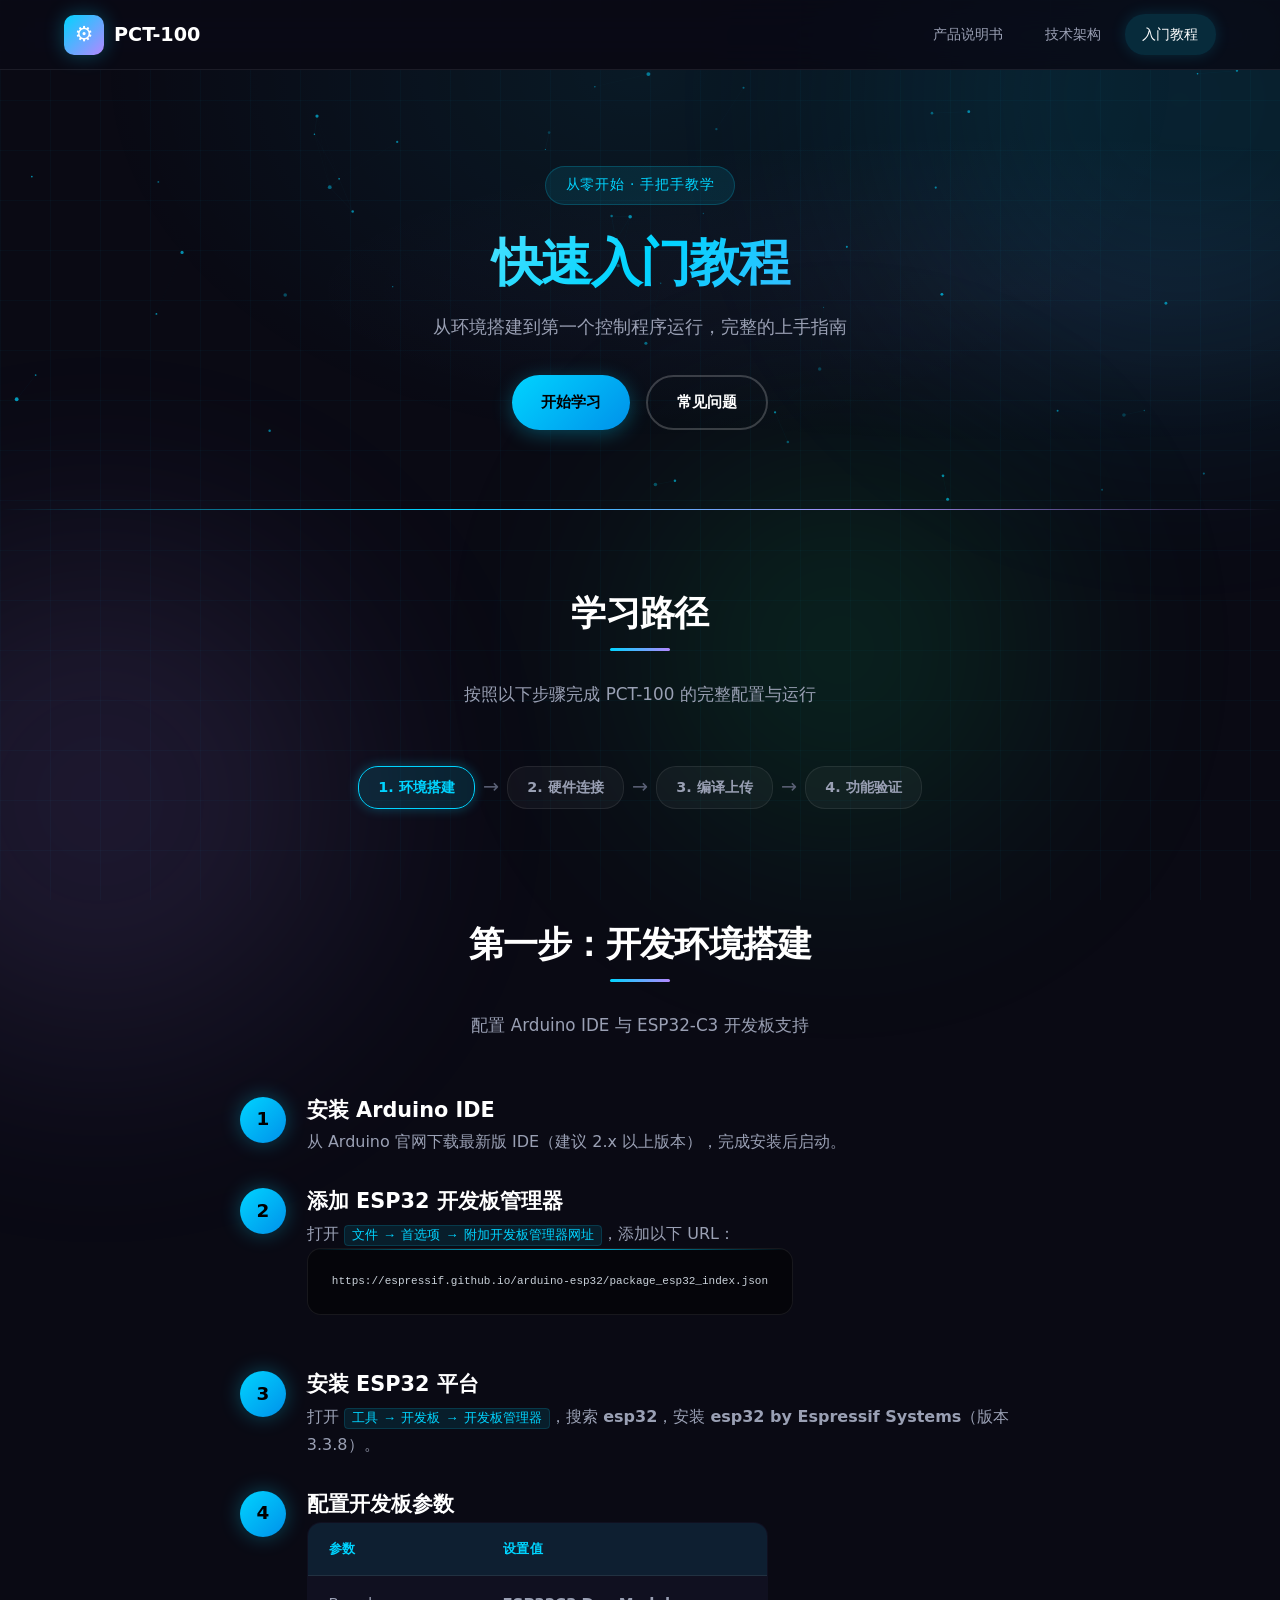
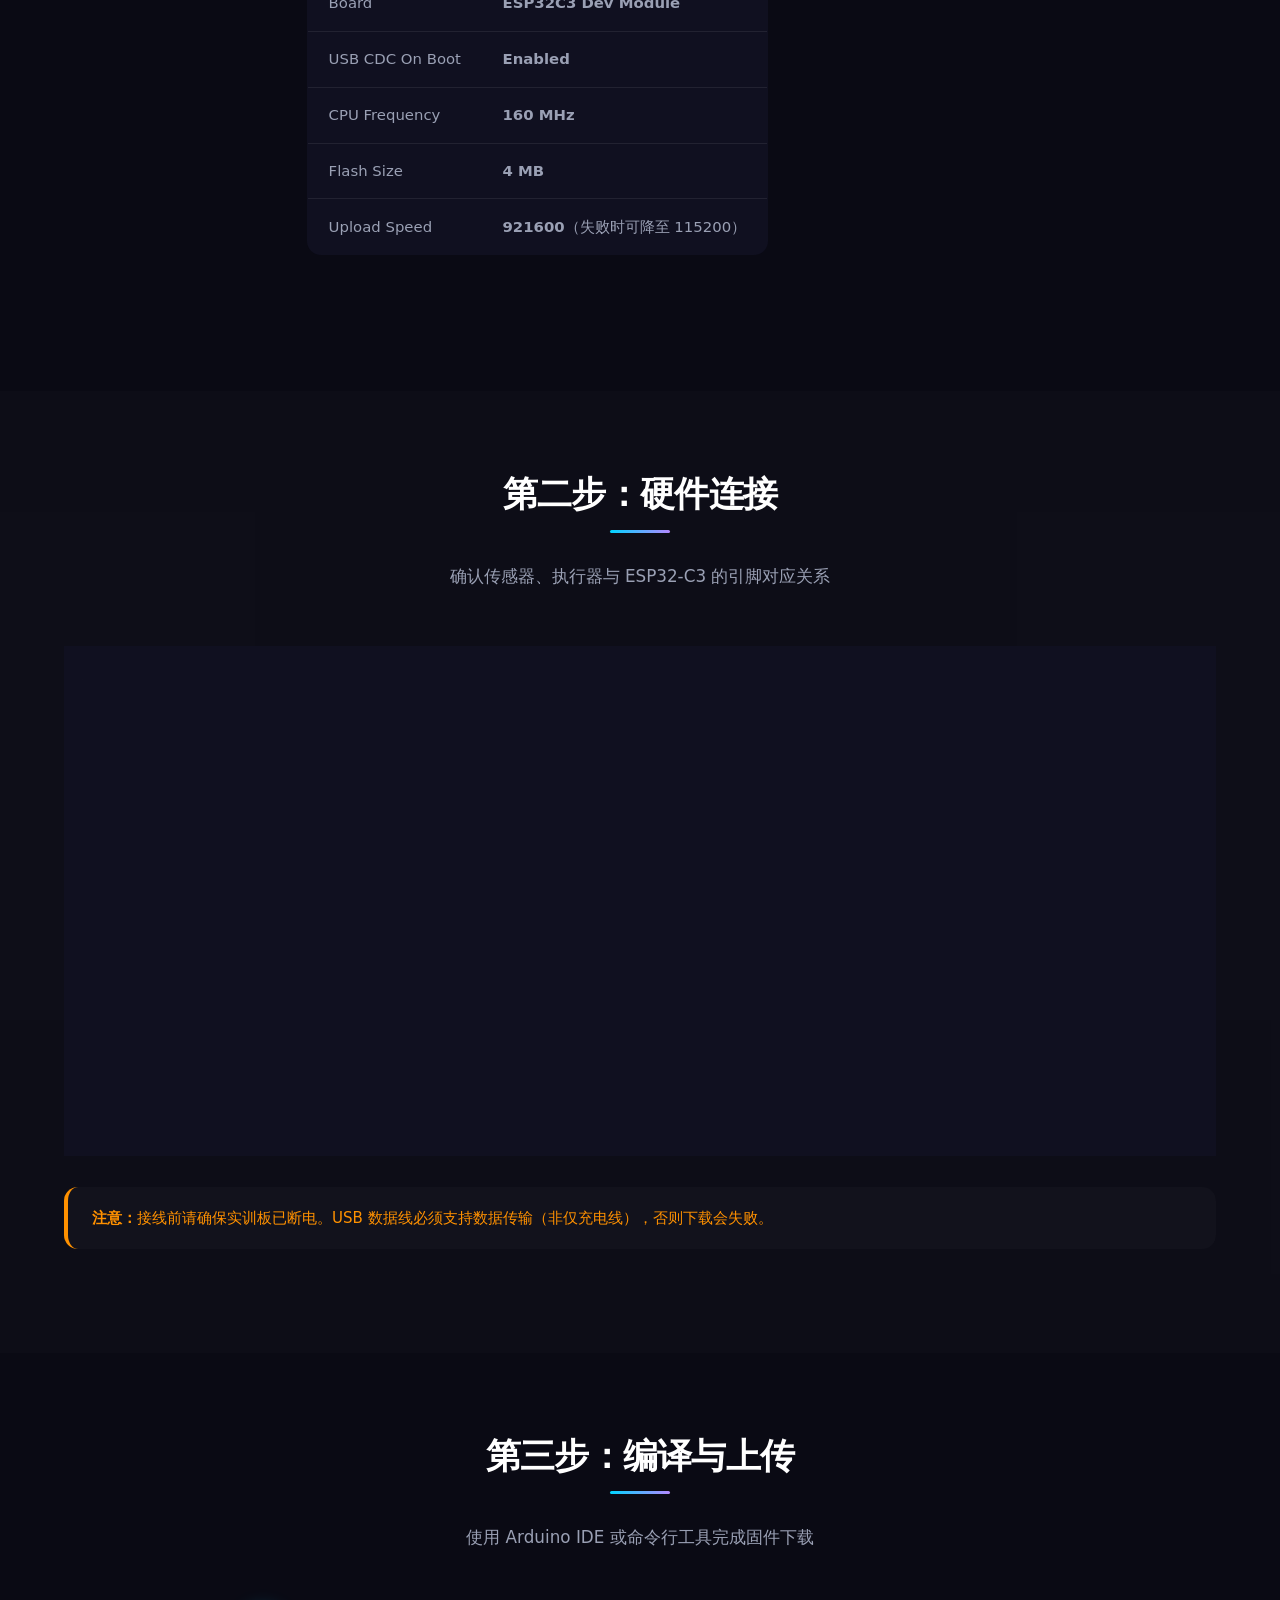
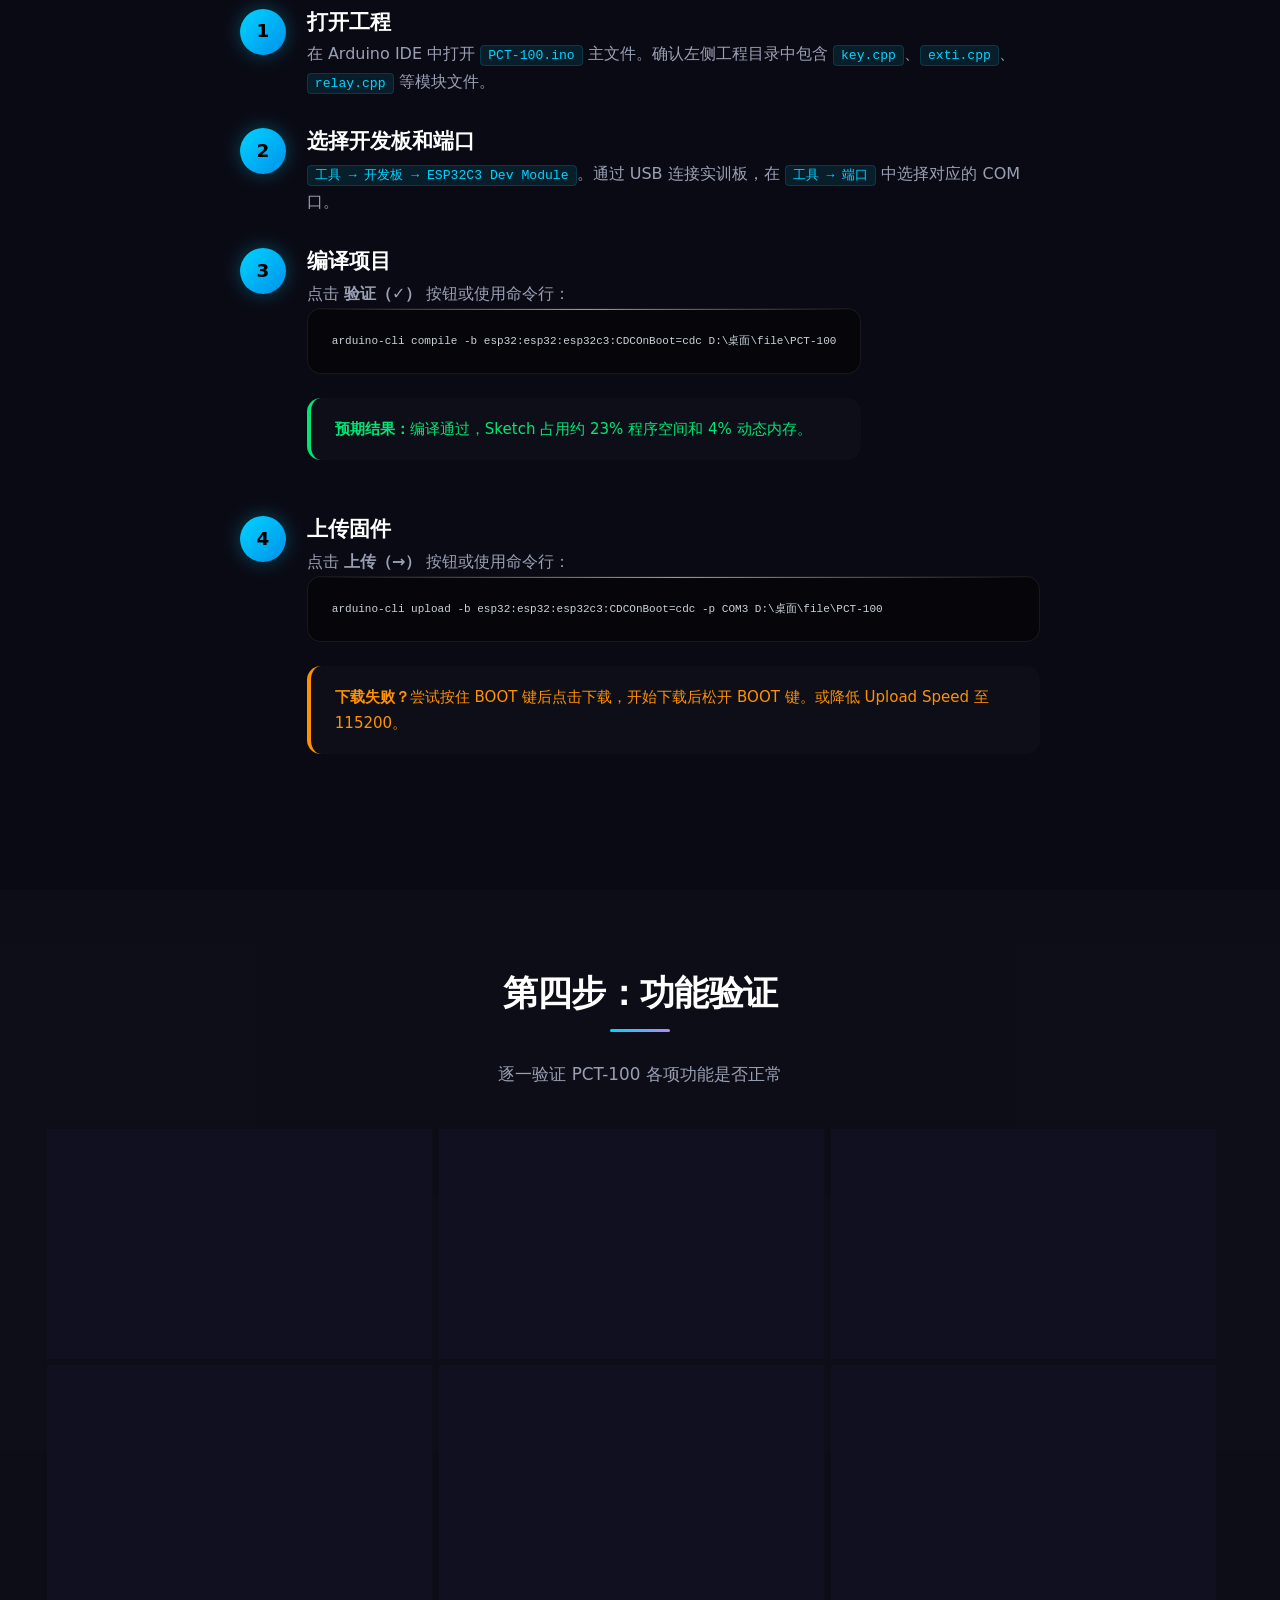
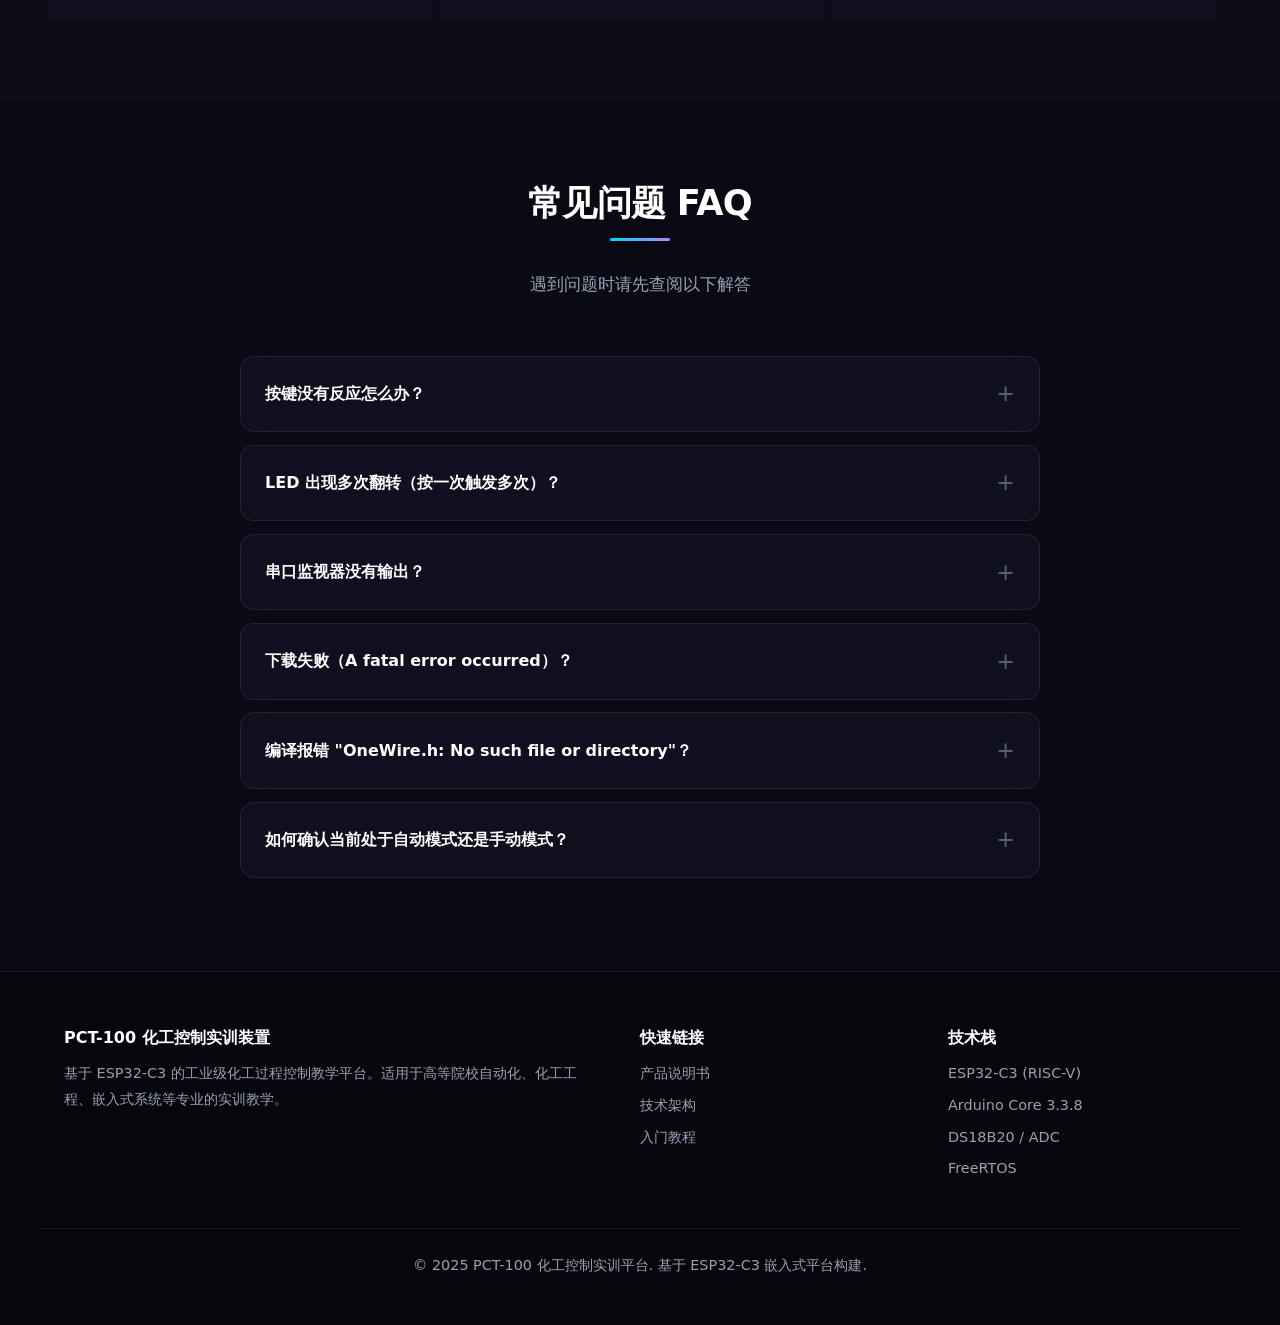
<file: tutorial.html>
<!DOCTYPE html>
<html lang="zh-CN">
<head>
  <meta charset="UTF-8">
  <meta name="viewport" content="width=device-width, initial-scale=1.0">
  <title>入门教程 - PCT-100 化工控制实训装置</title>
  <link rel="stylesheet" href="css/style.css">
</head>
<body>

<!-- ======== 导航栏 ======== -->
<nav class="navbar">
  <div class="nav-inner">
    <a href="index.html" class="nav-logo">
      <span class="logo-icon">&#9881;</span>
      <span>PCT-100</span>
    </a>
    <button class="nav-toggle" id="navToggle" aria-label="菜单">
      <span></span><span></span><span></span>
    </button>
    <div class="nav-links" id="navLinks">
      <a href="index.html">产品说明书</a>
      <a href="technical.html">技术架构</a>
      <a href="tutorial.html" class="active">入门教程</a>
    </div>
  </div>
</nav>

<!-- ======== Hero ======== -->
<section class="hero">
  <div class="hero-content">
    <div class="hero-badge">从零开始 · 手把手教学</div>
    <h1>快速入门教程</h1>
    <p class="hero-subtitle">
      从环境搭建到第一个控制程序运行，完整的上手指南
    </p>
    <div class="hero-actions">
      <a href="#env-setup" class="btn btn-primary">开始学习</a>
      <a href="#faq" class="btn btn-outline">常见问题</a>
    </div>
  </div>
</section>

<!-- ======== 教程进度指示 ======== -->
<section class="section" style="padding-bottom:0;">
  <div class="container">
    <div class="section-header reveal">
      <h2>学习路径</h2>
      <p>按照以下步骤完成 PCT-100 的完整配置与运行</p>
    </div>
    <div class="learning-path reveal">
      <div class="lp-step done">1. 环境搭建</div>
      <span class="lp-arrow">→</span>
      <div class="lp-step">2. 硬件连接</div>
      <span class="lp-arrow">→</span>
      <div class="lp-step">3. 编译上传</div>
      <span class="lp-arrow">→</span>
      <div class="lp-step">4. 功能验证</div>
    </div>
  </div>
</section>

<!-- ======== 步骤 1: 环境搭建 ======== -->
<section class="section" id="env-setup">
  <div class="container">
    <div class="section-header reveal">
      <h2>第一步：开发环境搭建</h2>
      <p>配置 Arduino IDE 与 ESP32-C3 开发板支持</p>
    </div>

    <div class="steps">
      <div class="step reveal-left">
        <div class="step-num">1</div>
        <div class="step-body">
          <h3>安装 Arduino IDE</h3>
          <p>从 Arduino 官网下载最新版 IDE（建议 2.x 以上版本），完成安装后启动。</p>
        </div>
      </div>
      <div class="step reveal-left">
        <div class="step-num">2</div>
        <div class="step-body">
          <h3>添加 ESP32 开发板管理器</h3>
          <p>打开 <code>文件 → 首选项 → 附加开发板管理器网址</code>，添加以下 URL：</p>
          <pre><code>https://espressif.github.io/arduino-esp32/package_esp32_index.json</code></pre>
        </div>
      </div>
      <div class="step reveal-left">
        <div class="step-num">3</div>
        <div class="step-body">
          <h3>安装 ESP32 平台</h3>
          <p>打开 <code>工具 → 开发板 → 开发板管理器</code>，搜索 <strong>esp32</strong>，安装 <strong>esp32 by Espressif Systems</strong>（版本 3.3.8）。</p>
        </div>
      </div>
      <div class="step reveal-left">
        <div class="step-num">4</div>
        <div class="step-body">
          <h3>配置开发板参数</h3>
          <table>
            <thead><tr><th>参数</th><th>设置值</th></tr></thead>
            <tbody>
              <tr><td>Board</td><td><strong>ESP32C3 Dev Module</strong></td></tr>
              <tr><td>USB CDC On Boot</td><td><strong>Enabled</strong></td></tr>
              <tr><td>CPU Frequency</td><td><strong>160 MHz</strong></td></tr>
              <tr><td>Flash Size</td><td><strong>4 MB</strong></td></tr>
              <tr><td>Upload Speed</td><td><strong>921600</strong>（失败时可降至 115200）</td></tr>
            </tbody>
          </table>
        </div>
      </div>
    </div>
  </div>
</section>

<!-- ======== 步骤 2: 硬件连接 ======== -->
<section class="section section-alt" id="hardware">
  <div class="container">
    <div class="section-header reveal">
      <h2>第二步：硬件连接</h2>
      <p>确认传感器、执行器与 ESP32-C3 的引脚对应关系</p>
    </div>

    <div class="img-container reveal-scale">
      <svg width="680" height="380" viewBox="0 0 680 380" xmlns="http://www.w3.org/2000/svg">
        <filter id="sh"><feDropShadow dx="0" dy="2" stdDeviation="4" flood-opacity="0.12"/></filter>
        <!-- 主板 -->
        <rect x="140" y="60" width="400" height="260" rx="12" fill="#1a1f2e" filter="url(#sh)" stroke="rgba(0,212,255,0.12)"/>
        <text x="340" y="95" text-anchor="middle" fill="#fff" font-size="18" font-weight="700">ESP32-C3 实训板</text>
        <rect x="165" y="115" width="350" height="50" rx="6" fill="rgba(0,212,255,0.1)"/>
        <text x="340" y="145" text-anchor="middle" fill="#00d4ff" font-size="13">PCT-100 主控区域</text>

        <!-- 引脚标注 - 左侧 -->
        <text x="155" y="200" fill="#00d4ff" font-size="11" font-family="monospace">GPIO20</text>
        <text x="155" y="220" fill="#00d4ff" font-size="11" font-family="monospace">GPIO21</text>
        <text x="155" y="245" fill="#00d4ff" font-size="11" font-family="monospace">GPIO10</text>
        <text x="155" y="270" fill="#00d4ff" font-size="11" font-family="monospace">GPIO1</text>
        <text x="155" y="295" fill="#00d4ff" font-size="11" font-family="monospace">GPIO6</text>
        <text x="155" y="315" fill="#00d4ff" font-size="11" font-family="monospace">GPIO7</text>

        <!-- 功能标注 - 中间 -->
        <text x="280" y="200" fill="#e0e0e0" font-size="11" text-anchor="end">KEY1（总开关）</text>
        <text x="280" y="220" fill="#e0e0e0" font-size="11" text-anchor="end">KEY2（模式/控制）</text>
        <text x="280" y="245" fill="#e0e0e0" font-size="11" text-anchor="end">DS18B20（温度）</text>
        <text x="280" y="270" fill="#e0e0e0" font-size="11" text-anchor="end">光敏传感器 ADC</text>
        <text x="280" y="295" fill="#e0e0e0" font-size="11" text-anchor="end">灯泡继电器</text>
        <text x="280" y="315" fill="#e0e0e0" font-size="11" text-anchor="end">风扇继电器</text>

        <!-- 传感器/执行器框 - 右侧 -->
        <rect x="530" y="192" width="120" height="22" rx="4" fill="rgba(0,212,255,0.08)"/>
        <text x="590" y="207" text-anchor="middle" fill="#00d4ff" font-size="10" font-weight="600">按键模块 ×2</text>
        <rect x="530" y="237" width="120" height="22" rx="4" fill="rgba(0,230,118,0.08)"/>
        <text x="590" y="252" text-anchor="middle" fill="#00e676" font-size="10" font-weight="600">温度传感器</text>
        <rect x="530" y="262" width="120" height="22" rx="4" fill="rgba(255,145,0,0.08)"/>
        <text x="590" y="277" text-anchor="middle" fill="#ff9100" font-size="10" font-weight="600">光敏传感器</text>
        <rect x="530" y="287" width="120" height="46" rx="4" fill="rgba(0,230,118,0.06)"/>
        <text x="590" y="305" text-anchor="middle" fill="#00e676" font-size="10" font-weight="600">继电器</text>
        <text x="590" y="321" text-anchor="middle" fill="#00e676" font-size="10" font-weight="600">灯泡+风扇</text>

        <!-- 连接线 -->
        <line x1="170" y1="205" x2="270" y2="205" stroke="#00d4ff" stroke-width="1" stroke-dasharray="4,2" opacity="0.5"/>
        <line x1="170" y1="225" x2="270" y2="225" stroke="#00d4ff" stroke-width="1" stroke-dasharray="4,2" opacity="0.5"/>
        <line x1="170" y1="250" x2="270" y2="250" stroke="#00d4ff" stroke-width="1" stroke-dasharray="4,2" opacity="0.5"/>
        <line x1="170" y1="275" x2="270" y2="275" stroke="#00d4ff" stroke-width="1" stroke-dasharray="4,2" opacity="0.5"/>
        <line x1="170" y1="300" x2="270" y2="300" stroke="#00d4ff" stroke-width="1" stroke-dasharray="4,2" opacity="0.5"/>
        <line x1="170" y1="320" x2="270" y2="320" stroke="#00d4ff" stroke-width="1" stroke-dasharray="4,2" opacity="0.5"/>

        <!-- 右侧连接线 -->
        <line x1="290" y1="203" x2="530" y2="203" stroke="#00d4ff" stroke-width="0.8" stroke-dasharray="3,3" opacity="0.3"/>
        <line x1="290" y1="248" x2="530" y2="248" stroke="#00d4ff" stroke-width="0.8" stroke-dasharray="3,3" opacity="0.3"/>
        <line x1="290" y1="273" x2="530" y2="273" stroke="#00d4ff" stroke-width="0.8" stroke-dasharray="3,3" opacity="0.3"/>
        <line x1="290" y1="310" x2="530" y2="310" stroke="#00d4ff" stroke-width="0.8" stroke-dasharray="3,3" opacity="0.3"/>
      </svg>
      <p class="img-caption">图 1：PCT-100 硬件连接示意图 — GPIO 引脚与传感器/执行器对应关系</p>
    </div>

    <div class="callout warning reveal">
      <strong>注意：</strong>接线前请确保实训板已断电。USB 数据线必须支持数据传输（非仅充电线），否则下载会失败。
    </div>
  </div>
</section>

<!-- ======== 步骤 3: 编译与上传 ======== -->
<section class="section" id="compile">
  <div class="container">
    <div class="section-header reveal">
      <h2>第三步：编译与上传</h2>
      <p>使用 Arduino IDE 或命令行工具完成固件下载</p>
    </div>

    <div class="steps">
      <div class="step reveal-left">
        <div class="step-num">1</div>
        <div class="step-body">
          <h3>打开工程</h3>
          <p>在 Arduino IDE 中打开 <code>PCT-100.ino</code> 主文件。确认左侧工程目录中包含 <code>key.cpp</code>、<code>exti.cpp</code>、<code>relay.cpp</code> 等模块文件。</p>
        </div>
      </div>
      <div class="step reveal-left">
        <div class="step-num">2</div>
        <div class="step-body">
          <h3>选择开发板和端口</h3>
          <p><code>工具 → 开发板 → ESP32C3 Dev Module</code>。通过 USB 连接实训板，在 <code>工具 → 端口</code> 中选择对应的 COM 口。</p>
        </div>
      </div>
      <div class="step reveal-left">
        <div class="step-num">3</div>
        <div class="step-body">
          <h3>编译项目</h3>
          <p>点击 <strong>验证（✓）</strong> 按钮或使用命令行：</p>
          <pre><code>arduino-cli compile -b esp32:esp32:esp32c3:CDCOnBoot=cdc D:\桌面\file\PCT-100</code></pre>
          <div class="callout success">
            <strong>预期结果：</strong>编译通过，Sketch 占用约 23% 程序空间和 4% 动态内存。
          </div>
        </div>
      </div>
      <div class="step reveal-left">
        <div class="step-num">4</div>
        <div class="step-body">
          <h3>上传固件</h3>
          <p>点击 <strong>上传（→）</strong> 按钮或使用命令行：</p>
          <pre><code>arduino-cli upload -b esp32:esp32:esp32c3:CDCOnBoot=cdc -p COM3 D:\桌面\file\PCT-100</code></pre>
          <div class="callout warning">
            <strong>下载失败？</strong>尝试按住 BOOT 键后点击下载，开始下载后松开 BOOT 键。或降低 Upload Speed 至 115200。
          </div>
        </div>
      </div>
    </div>
  </div>
</section>

<!-- ======== 步骤 4: 功能验证 ======== -->
<section class="section section-alt" id="verify">
  <div class="container">
    <div class="section-header reveal">
      <h2>第四步：功能验证</h2>
      <p>逐一验证 PCT-100 各项功能是否正常</p>
    </div>

    <div class="features-grid">
      <div class="card reveal-left" data-tilt>
        <div class="card-icon blue">1</div>
        <h3>串口输出检查</h3>
        <p>打开串口监视器（波特率 <strong>115200</strong>），复位后应看到 <code>"PCT-100 自动模式启动"</code></p>
      </div>
      <div class="card reveal-left" data-tilt>
        <div class="card-icon teal">2</div>
        <h3>总开关验证</h3>
        <p>KEY1 关闭时灯泡和风扇必须断开。KEY1 打开后系统开始运行</p>
      </div>
      <div class="card reveal-left" data-tilt>
        <div class="card-icon amber">3</div>
        <h3>自动模式验证</h3>
        <p>默认自动模式。温度 ≥ 30°C 时风扇自动开启；温度 ≤ 28°C 时关闭</p>
      </div>
      <div class="card reveal-right" data-tilt>
        <div class="card-icon green">4</div>
        <h3>光照控制验证</h3>
        <p>遮挡光敏传感器使 ADC ≤ 1700 时灯泡熄灭；强光照射使 ADC ≥ 1900 时灯泡点亮</p>
      </div>
      <div class="card reveal-right" data-tilt>
        <div class="card-icon red">5</div>
        <h3>手动模式验证</h3>
        <p>长按 KEY2 1.5 秒进入手动模式，短按 KEY2 循环切换灯泡/风扇状态：00→01→10→11→00</p>
      </div>
      <div class="card reveal-right" data-tilt>
        <div class="card-icon blue">6</div>
        <h3>模式切换验证</h3>
        <p>长按 KEY2 1.5 秒可在自动/手动模式间切换，松手不应触发短按</p>
      </div>
    </div>
  </div>
</section>

<!-- ======== 常见问题 FAQ ======== -->
<section class="section" id="faq">
  <div class="container">
    <div class="section-header reveal">
      <h2>常见问题 FAQ</h2>
      <p>遇到问题时请先查阅以下解答</p>
    </div>

    <div class="faq">
      <div class="faq-item reveal-left">
        <div class="faq-q">按键没有反应怎么办？</div>
        <div class="faq-a">
          <ul style="list-style:disc;padding-left:1.5rem;">
            <li>检查 KEY_PIN 是否与硬件原理图一致（KEY1=GPIO20, KEY2=GPIO21）</li>
            <li>确认 exti_init() 在 setup() 中被正确调用</li>
            <li>检查按键硬件连接是否良好</li>
          </ul>
        </div>
      </div>
      <div class="faq-item reveal-left">
        <div class="faq-q">LED 出现多次翻转（按一次触发多次）？</div>
        <div class="faq-a">
          <p>适当增大 <code>KEY_DEBOUNCE_MS</code>（例如从 20ms 改至 30ms），或检查按键线缆是否过长或接触不良。</p>
        </div>
      </div>
      <div class="faq-item reveal-left">
        <div class="faq-q">串口监视器没有输出？</div>
        <div class="faq-a">
          <ul style="list-style:disc;padding-left:1.5rem;">
            <li>确认开发板设置中 <strong>USB CDC On Boot = Enabled</strong></li>
            <li>确认串口监视器波特率设为 <strong>115200</strong></li>
            <li>确认选择了正确的 COM 端口</li>
          </ul>
        </div>
      </div>
      <div class="faq-item reveal-right">
        <div class="faq-q">下载失败（A fatal error occurred）？</div>
        <div class="faq-a">
          <ul style="list-style:disc;padding-left:1.5rem;">
            <li>按住 BOOT 键后点击下载，开始下载后松开 BOOT 键</li>
            <li>降低 Upload Speed 至 <strong>115200</strong></li>
            <li>检查 USB 数据线是否支持数据传输（非仅充电线）</li>
            <li>尝试更换 USB 端口或重启电脑</li>
          </ul>
        </div>
      </div>
      <div class="faq-item reveal-right">
        <div class="faq-q">编译报错 "OneWire.h: No such file or directory"？</div>
        <div class="faq-a">
          <p>缺少 OneWire 库。在 Arduino IDE 中打开 <code>工具 → 管理库</code>，搜索 <strong>OneWire</strong> 并安装。DS18B20 传感器还需要 <strong>DallasTemperature</strong> 库。</p>
        </div>
      </div>
      <div class="faq-item reveal-right">
        <div class="faq-q">如何确认当前处于自动模式还是手动模式？</div>
        <div class="faq-a">
          <p>观察串口监视器输出。每次模式切换时会打印 <code>"进入自动模式"</code> 或 <code>"进入手动模式"</code>。手动模式下短按 KEY2 也会输出当前继电器状态。</p>
        </div>
      </div>
    </div>
  </div>
</section>

<!-- ======== 页脚 ======== -->
<footer class="footer">
  <div class="footer-grid">
    <div>
      <h4>PCT-100 化工控制实训装置</h4>
      <p>基于 ESP32-C3 的工业级化工过程控制教学平台。适用于高等院校自动化、化工工程、嵌入式系统等专业的实训教学。</p>
    </div>
    <div>
      <h4>快速链接</h4>
      <ul>
        <li><a href="index.html">产品说明书</a></li>
        <li><a href="technical.html">技术架构</a></li>
        <li><a href="tutorial.html">入门教程</a></li>
      </ul>
    </div>
    <div>
      <h4>技术栈</h4>
      <ul>
        <li>ESP32-C3 (RISC-V)</li>
        <li>Arduino Core 3.3.8</li>
        <li>DS18B20 / ADC</li>
        <li>FreeRTOS</li>
      </ul>
    </div>
  </div>
  <div class="footer-bottom">
    <p>&copy; 2025 PCT-100 化工控制实训平台. 基于 ESP32-C3 嵌入式平台构建.</p>
  </div>
</footer>

<script src="js/main.js"></script>
</body>
</html>
</file>
<file: css/style.css>
/* ============================================================
   PCT-100 化工控制实训装置 — 产品说明书网站
   设计系统：暗色科技风 · 玻璃拟态 · 动态视觉
   ============================================================ */

/* --- CSS 变量 --- */
:root {
  --primary: #00d4ff;
  --primary-glow: rgba(0, 212, 255, 0.3);
  --secondary: #00e676;
  --accent: #ff9100;
  --danger: #ff3d3d;
  --purple: #b388ff;

  --bg: #0a0a14;
  --bg-card: rgba(18, 18, 35, 0.8);
  --bg-card-hover: rgba(25, 25, 50, 0.9);
  --bg-glass: rgba(255, 255, 255, 0.03);
  --border: rgba(255, 255, 255, 0.08);
  --border-glow: rgba(0, 212, 255, 0.3);

  --text: #e8eaed;
  --text-dim: #9aa0b4;
  --text-muted: #5a6075;

  --radius-sm: 8px;
  --radius: 14px;
  --radius-lg: 20px;

  --font-mono: 'JetBrains Mono', 'Cascadia Code', 'Consolas', monospace;
  --font-sans: 'Inter', 'PingFang SC', 'Microsoft YaHei', system-ui, sans-serif;

  --nav-height: 70px;
  --max-width: 1200px;
  --transition: 0.3s cubic-bezier(0.4, 0, 0.2, 1);
}

/* --- 全局重置 --- */
*, *::before, *::after { box-sizing: border-box; margin: 0; padding: 0; }

html { scroll-behavior: smooth; }

body {
  font-family: var(--font-sans);
  font-size: 16px;
  line-height: 1.75;
  color: var(--text);
  background: var(--bg);
  padding-top: var(--nav-height);
  overflow-x: hidden;
  -webkit-font-smoothing: antialiased;
}

/* 自定义滚动条 */
::-webkit-scrollbar { width: 6px; }
::-webkit-scrollbar-track { background: var(--bg); }
::-webkit-scrollbar-thumb { background: rgba(255,255,255,0.1); border-radius: 3px; }
::-webkit-scrollbar-thumb:hover { background: var(--primary); }

/* --- 背景动态网格 --- */
body::before {
  content: '';
  position: fixed; inset: 0;
  background-image:
    linear-gradient(rgba(0,212,255,0.03) 1px, transparent 1px),
    linear-gradient(90deg, rgba(0,212,255,0.03) 1px, transparent 1px);
  background-size: 50px 50px;
  pointer-events: none;
  z-index: 0;
}

/* --- 背景光晕 --- */
.bg-orb {
  position: fixed;
  border-radius: 50%;
  filter: blur(120px);
  opacity: 0.12;
  pointer-events: none;
  z-index: 0;
}
.bg-orb.orb-1 { width: 600px; height: 600px; background: var(--primary); top: -200px; right: -200px; animation: orbFloat 8s ease-in-out infinite; }
.bg-orb.orb-2 { width: 500px; height: 500px; background: var(--purple); bottom: -150px; left: -150px; animation: orbFloat 10s ease-in-out infinite reverse; }
.bg-orb.orb-3 { width: 400px; height: 400px; background: var(--secondary); top: 50%; left: 50%; animation: orbFloat 12s ease-in-out infinite 2s; }

@keyframes orbFloat {
  0%, 100% { transform: translate(0, 0) scale(1); }
  33% { transform: translate(30px, -30px) scale(1.05); }
  66% { transform: translate(-20px, 20px) scale(0.95); }
}

/* --- 链接 --- */
a { color: var(--primary); text-decoration: none; transition: all var(--transition); }
a:hover { text-shadow: 0 0 20px var(--primary-glow); }

/* --- 标题 --- */
h1, h2, h3, h4, h5, h6 { color: #fff; font-weight: 700; line-height: 1.3; }
h1 { font-size: clamp(2rem, 5vw, 3.2rem); letter-spacing: -0.03em; }
h2 { font-size: clamp(1.6rem, 3.5vw, 2.2rem); letter-spacing: -0.02em; margin-bottom: 1rem; }
h3 { font-size: 1.3rem; margin-bottom: 0.5rem; }
h4 { font-size: 1.1rem; }

p { margin-bottom: 1rem; color: var(--text-dim); }

/* --- Code --- */
code {
  font-family: var(--font-mono);
  background: rgba(0,212,255,0.1);
  padding: 2px 7px;
  border-radius: 4px;
  font-size: 0.88em;
  color: var(--primary);
  border: 1px solid rgba(0,212,255,0.15);
}

pre {
  font-family: var(--font-mono);
  background: rgba(0,0,0,0.5);
  border: 1px solid var(--border);
  border-radius: var(--radius);
  padding: 1.3rem 1.5rem;
  overflow-x: auto;
  font-size: 0.84rem;
  line-height: 1.7;
  margin-bottom: 1.5rem;
  position: relative;
}

pre::before {
  content: '';
  position: absolute; top: 0; left: 0; right: 0;
  height: 1px;
  background: linear-gradient(90deg, transparent, var(--primary), transparent);
}

pre code { background: none; border: none; color: #c9d1d9; padding: 0; }

/* --- 表格 --- */
table {
  width: 100%; border-collapse: collapse;
  margin-bottom: 1.5rem;
  background: var(--bg-card);
  border-radius: var(--radius);
  overflow: hidden;
  border: 1px solid var(--border);
}

thead { background: rgba(0,212,255,0.08); }
th, td { padding: 0.9rem 1.3rem; text-align: left; border-bottom: 1px solid var(--border); font-size: 0.93rem; }
th { font-weight: 600; color: var(--primary); letter-spacing: 0.04em; text-transform: uppercase; font-size: 0.82rem; }
td { color: var(--text-dim); }
tbody tr { transition: background var(--transition); }
tbody tr:hover { background: rgba(0,212,255,0.04); }
tbody tr:last-child td { border-bottom: none; }

/* ============================================================
   导航栏
   ============================================================ */
.navbar {
  position: fixed; top: 0; left: 0; right: 0; z-index: 1000;
  height: var(--nav-height);
  background: rgba(10,10,20,0.85);
  backdrop-filter: blur(20px) saturate(180%);
  -webkit-backdrop-filter: blur(20px) saturate(180%);
  border-bottom: 1px solid var(--border);
  transition: all var(--transition);
}

.navbar.scrolled { box-shadow: 0 4px 30px rgba(0,0,0,0.5); }

.nav-inner {
  max-width: var(--max-width); height: 100%;
  margin: 0 auto; padding: 0 1.5rem;
  display: flex; align-items: center; justify-content: space-between;
}

.nav-logo {
  display: flex; align-items: center; gap: 10px;
  font-weight: 800; font-size: 1.2rem;
  color: #fff; text-decoration: none;
}

.nav-logo .logo-icon {
  width: 40px; height: 40px;
  background: linear-gradient(135deg, var(--primary), var(--purple));
  border-radius: 10px;
  display: flex; align-items: center; justify-content: center;
  font-size: 1.3rem;
  color: #fff;
  box-shadow: 0 0 20px var(--primary-glow);
  animation: logoPulse 3s ease-in-out infinite;
}

@keyframes logoPulse {
  0%, 100% { box-shadow: 0 0 20px var(--primary-glow); }
  50% { box-shadow: 0 0 35px rgba(0,212,255,0.5); }
}

.nav-links { display: flex; gap: 0.4rem; align-items: center; }
.nav-links a {
  padding: 0.5rem 1.1rem;
  border-radius: 20px;
  font-size: 0.9rem; font-weight: 500;
  color: var(--text-dim);
  transition: all var(--transition);
  position: relative;
}

.nav-links a:hover, .nav-links a.active {
  color: #fff;
  background: rgba(0,212,255,0.1);
}

.nav-links a.active {
  background: rgba(0,212,255,0.15);
  box-shadow: 0 0 15px rgba(0,212,255,0.15);
}

.nav-toggle { display: none; background: none; border: none; cursor: pointer; padding: 6px; flex-direction: column; gap: 5px; }
.nav-toggle span { display: block; width: 24px; height: 2px; background: var(--text); border-radius: 2px; transition: var(--transition); }
.nav-toggle.open span:nth-child(1) { transform: rotate(45deg) translate(5px,5px); }
.nav-toggle.open span:nth-child(2) { opacity: 0; }
.nav-toggle.open span:nth-child(3) { transform: rotate(-45deg) translate(5px,-5px); }

/* ============================================================
   Hero 区域
   ============================================================ */
.hero {
  position: relative;
  padding: 6rem 1.5rem 5rem;
  text-align: center;
  overflow: hidden;
  background: radial-gradient(ellipse at 50% 0%, rgba(0,212,255,0.08) 0%, transparent 60%),
              radial-gradient(ellipse at 80% 50%, rgba(179,136,255,0.05) 0%, transparent 50%);
}

.hero::after {
  content: '';
  position: absolute; bottom: 0; left: 0; right: 0;
  height: 1px;
  background: linear-gradient(90deg, transparent, var(--primary), var(--purple), transparent);
}

.hero-content { max-width: var(--max-width); margin: 0 auto; position: relative; z-index: 1; }

.hero-badge {
  display: inline-block;
  background: rgba(0,212,255,0.1);
  border: 1px solid rgba(0,212,255,0.2);
  padding: 0.4rem 1.2rem;
  border-radius: 30px;
  font-size: 0.85rem; letter-spacing: 0.06em;
  color: var(--primary); margin-bottom: 1.5rem;
  animation: fadeInDown 0.6s ease-out;
}

.hero h1 {
  background: linear-gradient(135deg, #fff 0%, var(--primary) 50%, var(--purple) 100%);
  -webkit-background-clip: text; -webkit-text-fill-color: transparent;
  background-clip: text;
  font-weight: 900; margin-bottom: 1rem;
  animation: fadeInUp 0.6s ease-out 0.1s both;
}

.hero-subtitle {
  font-size: 1.15rem; color: var(--text-dim);
  max-width: 650px; margin: 0 auto 2rem;
  animation: fadeInUp 0.6s ease-out 0.2s both;
}

.hero-actions { display: flex; gap: 1rem; justify-content: center; flex-wrap: wrap; animation: fadeInUp 0.6s ease-out 0.3s both; }

/* ============================================================
   按钮系统
   ============================================================ */
.btn {
  display: inline-flex; align-items: center; gap: 0.5rem;
  padding: 0.75rem 1.8rem; border-radius: 30px;
  font-weight: 600; font-size: 0.95rem; cursor: pointer;
  transition: all var(--transition); border: none;
  font-family: inherit; text-align: center;
  position: relative; overflow: hidden;
}

.btn::after {
  content: '';
  position: absolute; inset: 0;
  background: linear-gradient(135deg, transparent 40%, rgba(255,255,255,0.1) 50%, transparent 60%);
  transform: translateX(-100%);
  transition: transform 0.6s;
}

.btn:hover::after { transform: translateX(100%); }

.btn-primary {
  background: linear-gradient(135deg, var(--primary), #0091ea);
  color: #000; box-shadow: 0 4px 20px rgba(0,212,255,0.3);
}
.btn-primary:hover { box-shadow: 0 6px 30px rgba(0,212,255,0.5); transform: translateY(-2px); color: #000; }

.btn-outline {
  background: transparent; color: #fff;
  border: 2px solid rgba(255,255,255,0.2);
}
.btn-outline:hover { border-color: var(--primary); background: rgba(0,212,255,0.08); color: #fff; box-shadow: 0 4px 20px rgba(0,212,255,0.15); }

.btn-accent {
  background: linear-gradient(135deg, var(--accent), #ff6d00);
  color: #000; box-shadow: 0 4px 20px rgba(255,145,0,0.3);
}
.btn-accent:hover { box-shadow: 0 6px 30px rgba(255,145,0,0.5); transform: translateY(-2px); color: #000; }

.btn-sm { padding: 0.45rem 1.2rem; font-size: 0.85rem; }

/* ============================================================
   Section 通用
   ============================================================ */
.section { padding: 5rem 0; position: relative; z-index: 1; }

.section-alt { background: rgba(255,255,255,0.015); }

.section-header { text-align: center; margin-bottom: 3.5rem; }

.section-header h2 { display: inline-block; position: relative; }

.section-header h2::after {
  content: '';
  display: block;
  width: 60px; height: 3px;
  background: linear-gradient(90deg, var(--primary), var(--purple));
  margin: 0.8rem auto 0; border-radius: 2px;
}

.section-header p { color: var(--text-dim); font-size: 1.05rem; max-width: 650px; margin: 0.8rem auto 0; }

.container { max-width: var(--max-width); margin: 0 auto; padding: 0 1.5rem; }

/* ============================================================
   卡片系统 — 玻璃拟态
   ============================================================ */
.card {
  background: var(--bg-card);
  backdrop-filter: blur(20px);
  -webkit-backdrop-filter: blur(20px);
  border: 1px solid var(--border);
  border-radius: var(--radius);
  padding: 1.8rem;
  transition: all var(--transition);
  position: relative;
}

.card::before {
  content: '';
  position: absolute; inset: 0; border-radius: var(--radius);
  background: linear-gradient(135deg, rgba(0,212,255,0.05), transparent 60%);
  pointer-events: none;
}

.card:hover {
  transform: translateY(-4px);
  border-color: var(--border-glow);
  box-shadow: 0 12px 40px rgba(0,0,0,0.4), 0 0 30px rgba(0,212,255,0.08);
}

.card-icon {
  width: 52px; height: 52px;
  border-radius: 12px;
  display: flex; align-items: center; justify-content: center;
  font-size: 1.5rem; margin-bottom: 1rem;
  position: relative;
}

.card-icon::after {
  content: '';
  position: absolute; inset: -2px; border-radius: 14px;
  opacity: 0.3; z-index: -1;
}

.card-icon.blue { background: rgba(0,212,255,0.12); color: var(--primary); }
.card-icon.blue::after { background: var(--primary); filter: blur(15px); }
.card-icon.teal { background: rgba(0,230,118,0.12); color: var(--secondary); }
.card-icon.teal::after { background: var(--secondary); filter: blur(15px); }
.card-icon.amber { background: rgba(255,145,0,0.12); color: var(--accent); }
.card-icon.amber::after { background: var(--accent); filter: blur(15px); }
.card-icon.green { background: rgba(0,230,118,0.12); color: var(--secondary); }
.card-icon.green::after { background: var(--secondary); filter: blur(15px); }
.card-icon.red { background: rgba(255,61,61,0.12); color: var(--danger); }
.card-icon.red::after { background: var(--danger); filter: blur(15px); }

.card h3 { font-size: 1.15rem; margin-bottom: 0.5rem; color: #fff; }
.card p { color: var(--text-dim); font-size: 0.93rem; margin-bottom: 0; }

.features-grid {
  display: grid;
  grid-template-columns: repeat(auto-fit, minmax(280px, 1fr));
  gap: 1.5rem;
}

/* ============================================================
   模式卡片
   ============================================================ */
.modes-grid { display: grid; grid-template-columns: 1fr 1fr; gap: 1.5rem; }

.mode-card {
  background: var(--bg-card);
  backdrop-filter: blur(20px);
  border: 1px solid var(--border);
  border-radius: var(--radius-lg);
  padding: 2.2rem;
  transition: all var(--transition);
  position: relative; overflow: hidden;
}

.mode-card::before {
  content: '';
  position: absolute; top: 0; left: 0; width: 4px; height: 100%;
  border-radius: 4px 0 0 4px;
}

.mode-card.auto::before { background: var(--primary); box-shadow: 0 0 20px var(--primary-glow); }
.mode-card.manual::before { background: var(--accent); box-shadow: 0 0 20px rgba(255,145,0,0.3); }

.mode-card:hover { border-color: var(--border-glow); transform: translateY(-3px); box-shadow: 0 8px 35px rgba(0,0,0,0.3); }
.mode-card h3 { display: flex; align-items: center; gap: 0.5rem; }
.mode-card ul { list-style: disc; padding-left: 1.5rem; margin: 0.5rem 0; color: var(--text-dim); }
.mode-card ul li { margin-bottom: 0.3rem; }

/* ============================================================
   SVG 图表容器
   ============================================================ */
.img-container {
  background: var(--bg-card);
  backdrop-filter: blur(20px);
  border: 1px solid var(--border);
  border-radius: var(--radius-lg);
  padding: 2rem;
  margin-bottom: 2rem;
  text-align: center;
  overflow-x: auto;
}

.img-container svg { max-width: 100%; }

.img-caption {
  margin-top: 0.8rem;
  font-size: 0.88rem;
  color: var(--text-muted);
}

/* ============================================================
   规格表格包装
   ============================================================ */
.spec-table-wrap {
  overflow-x: auto;
  border-radius: var(--radius);
  border: 1px solid var(--border);
}

/* ============================================================
   步骤列表
   ============================================================ */
.steps { max-width: 800px; margin: 0 auto; }

.step {
  display: flex; gap: 1.3rem;
  margin-bottom: 2rem; align-items: flex-start;
}

.step-num {
  flex-shrink: 0;
  width: 46px; height: 46px;
  border-radius: 50%;
  background: linear-gradient(135deg, var(--primary), #0091ea);
  color: #000; font-weight: 800; font-size: 1.15rem;
  display: flex; align-items: center; justify-content: center;
  box-shadow: 0 0 20px var(--primary-glow);
}

.step-body h3 { margin-bottom: 0.3rem; }
.step-body p { color: var(--text-dim); margin-bottom: 0; }
.step-body code { font-size: 0.82em; }

/* 学习路径进度条 */
.learning-path {
  display: flex; align-items: center; justify-content: center;
  flex-wrap: wrap; gap: 0.5rem; margin-bottom: 2rem;
}
.lp-step {
  background: rgba(255,255,255,0.04);
  border: 1px solid var(--border);
  color: var(--text-dim);
  padding: 0.5rem 1.2rem; border-radius: 20px;
  font-size: 0.9rem; font-weight: 600;
  transition: all var(--transition);
}
.lp-step.done {
  background: rgba(0,212,255,0.12);
  border-color: var(--primary);
  color: var(--primary);
  box-shadow: 0 0 12px var(--primary-glow);
}
.lp-arrow { color: var(--text-muted); font-size: 1.2rem; }

/* ============================================================
   提示框
   ============================================================ */
.callout {
  padding: 1.1rem 1.5rem; border-radius: var(--radius);
  margin-bottom: 1.5rem; border-left: 4px solid;
  font-size: 0.94rem; background: rgba(255,255,255,0.02);
}

.callout.info { border-color: var(--primary); color: var(--primary); }
.callout.warning { border-color: var(--accent); color: var(--accent); }
.callout.success { border-color: var(--secondary); color: var(--secondary); }
.callout.danger { border-color: var(--danger); color: var(--danger); }
.callout strong { color: inherit; }

/* ============================================================
   FAQ
   ============================================================ */
.faq { max-width: 800px; margin: 0 auto; }

.faq-item {
  background: var(--bg-card);
  backdrop-filter: blur(20px);
  border: 1px solid var(--border);
  border-radius: var(--radius);
  margin-bottom: 0.8rem;
  overflow: hidden;
  transition: all var(--transition);
}

.faq-item:hover { border-color: var(--border-glow); }

.faq-q {
  padding: 1.1rem 1.5rem; cursor: pointer;
  font-weight: 600; display: flex; align-items: center;
  justify-content: space-between; user-select: none;
  color: #fff; transition: color var(--transition);
}

.faq-q::after {
  content: '+'; font-size: 1.4rem; font-weight: 300;
  color: var(--text-muted); transition: all var(--transition);
}

.faq-item.open { border-color: var(--border-glow); box-shadow: 0 0 20px rgba(0,212,255,0.05); }
.faq-item.open .faq-q { color: var(--primary); }
.faq-item.open .faq-q::after { content: '−'; color: var(--primary); transform: rotate(180deg); }

.faq-a {
  padding: 0 1.5rem 1.2rem;
  color: var(--text-dim); font-size: 0.93rem;
  display: none;
}

.faq-item.open .faq-a { display: block; animation: fadeIn 0.3s ease-out; }

/* ============================================================
   页脚
   ============================================================ */
.footer {
  background: rgba(0,0,0,0.4);
  border-top: 1px solid var(--border);
  padding: 3.5rem 0 2rem;
  position: relative; z-index: 1;
}

.footer-grid {
  max-width: var(--max-width); margin: 0 auto;
  padding: 0 1.5rem;
  display: grid;
  grid-template-columns: 2fr 1fr 1fr;
  gap: 2.5rem;
}

.footer h4 { color: #fff; margin-bottom: 0.8rem; font-size: 1rem; }
.footer p, .footer a, .footer li { color: var(--text-dim); font-size: 0.9rem; }
.footer a:hover { color: var(--primary); text-shadow: 0 0 15px var(--primary-glow); }
.footer ul { list-style: none; }
.footer ul li { margin-bottom: 0.4rem; }

.footer-bottom {
  max-width: var(--max-width); margin: 2.5rem auto 0;
  padding: 1.5rem 1.5rem 0;
  border-top: 1px solid var(--border);
  text-align: center; font-size: 0.83rem; color: var(--text-muted);
}

/* ============================================================
   面包屑
   ============================================================ */
.breadcrumb { padding: 1rem 0; font-size: 0.88rem; color: var(--text-muted); }
.breadcrumb a { color: var(--text-dim); }
.breadcrumb a:hover { color: var(--primary); }
.breadcrumb span { color: var(--primary); }

/* ============================================================
   代码高亮标签
   ============================================================ */
.code-block { position: relative; }
.code-lang {
  position: absolute; top: 0.5rem; right: 1rem;
  font-size: 0.7rem; color: var(--text-muted);
  text-transform: uppercase; letter-spacing: 0.08em;
}

/* ============================================================
   返回顶部按钮
   ============================================================ */
.back-to-top {
  position: fixed; bottom: 2rem; right: 2rem;
  width: 48px; height: 48px; border-radius: 50%;
  background: var(--bg-card);
  backdrop-filter: blur(12px);
  border: 1px solid var(--border);
  color: var(--primary); font-size: 1.3rem;
  cursor: pointer; z-index: 999;
  display: flex; align-items: center; justify-content: center;
  opacity: 0; pointer-events: none;
  transition: all var(--transition);
  box-shadow: 0 4px 20px rgba(0,0,0,0.3);
}

.back-to-top.visible { opacity: 1; pointer-events: auto; }
.back-to-top:hover { border-color: var(--primary); box-shadow: 0 0 25px var(--primary-glow); transform: translateY(-3px); }

/* ============================================================
   滚动入场动画
   ============================================================ */
.reveal {
  opacity: 0;
  transform: translateY(30px);
  transition: opacity 0.7s ease-out, transform 0.7s cubic-bezier(0.22, 0.61, 0.36, 1);
}

.reveal.visible { opacity: 1; transform: translateY(0); }

.reveal-left { opacity: 0; transform: translateX(-30px); transition: opacity 0.7s ease-out, transform 0.7s cubic-bezier(0.22, 0.61, 0.36, 1); }
.reveal-left.visible { opacity: 1; transform: translateX(0); }

.reveal-right { opacity: 0; transform: translateX(30px); transition: opacity 0.7s ease-out, transform 0.7s cubic-bezier(0.22, 0.61, 0.36, 1); }
.reveal-right.visible { opacity: 1; transform: translateX(0); }

.reveal-scale { opacity: 0; transform: scale(0.9); transition: opacity 0.7s ease-out, transform 0.7s cubic-bezier(0.22, 0.61, 0.36, 1); }
.reveal-scale.visible { opacity: 1; transform: scale(1); }

/* ============================================================
   统计数字动画
   ============================================================ */
.stat-number { font-variant-numeric: tabular-nums; }

/* ============================================================
   导航高亮指示器
   ============================================================ */
.nav-indicator {
  position: absolute; bottom: 0; height: 2px;
  background: var(--primary);
  border-radius: 1px;
  transition: all 0.3s ease;
}

/* ============================================================
   关键帧
   ============================================================ */
@keyframes fadeIn { from { opacity: 0; } to { opacity: 1; } }
@keyframes fadeInUp { from { opacity: 0; transform: translateY(20px); } to { opacity: 1; transform: translateY(0); } }
@keyframes fadeInDown { from { opacity: 0; transform: translateY(-10px); } to { opacity: 1; transform: translateY(0); } }
@keyframes float { 0%,100% { transform: translateY(0); } 50% { transform: translateY(-8px); } }

/* ============================================================
   响应式
   ============================================================ */
@media (max-width: 768px) {
  :root { --nav-height: 60px; }
  .section { padding: 3rem 0; }
  .hero { padding: 4rem 1rem 3rem; }
  .hero h1 { font-size: 1.8rem; }
  .modes-grid { grid-template-columns: 1fr; }
  .features-grid { grid-template-columns: 1fr; }
  .footer-grid { grid-template-columns: 1fr; gap: 1.5rem; }

  .nav-toggle { display: flex; }

  .nav-links {
    position: fixed; top: var(--nav-height); left: 0; right: 0;
    background: rgba(10,10,20,0.97);
    backdrop-filter: blur(20px);
    flex-direction: column; padding: 1rem;
    gap: 0.3rem;
    border-bottom: 1px solid var(--border);
    transform: translateY(-120%); opacity: 0;
    pointer-events: none;
    transition: all 0.3s cubic-bezier(0.4,0,0.2,1);
  }

  .nav-links.open { transform: translateY(0); opacity: 1; pointer-events: auto; }
  .nav-links a { width: 100%; padding: 0.8rem 1rem; }
}

@media (max-width: 480px) {
  .hero { padding: 3rem 1rem 2rem; }
  .hero-actions { flex-direction: column; align-items: center; }
  .container { padding: 0 1rem; }
}

@media print {
  .navbar, .footer, .hero, .back-to-top, .bg-orb { display: none; }
  body { padding-top: 0; }
  .card { box-shadow: none; border: 1px solid #ddd; break-inside: avoid; background: #fff; color: #000; }
}
</file>
